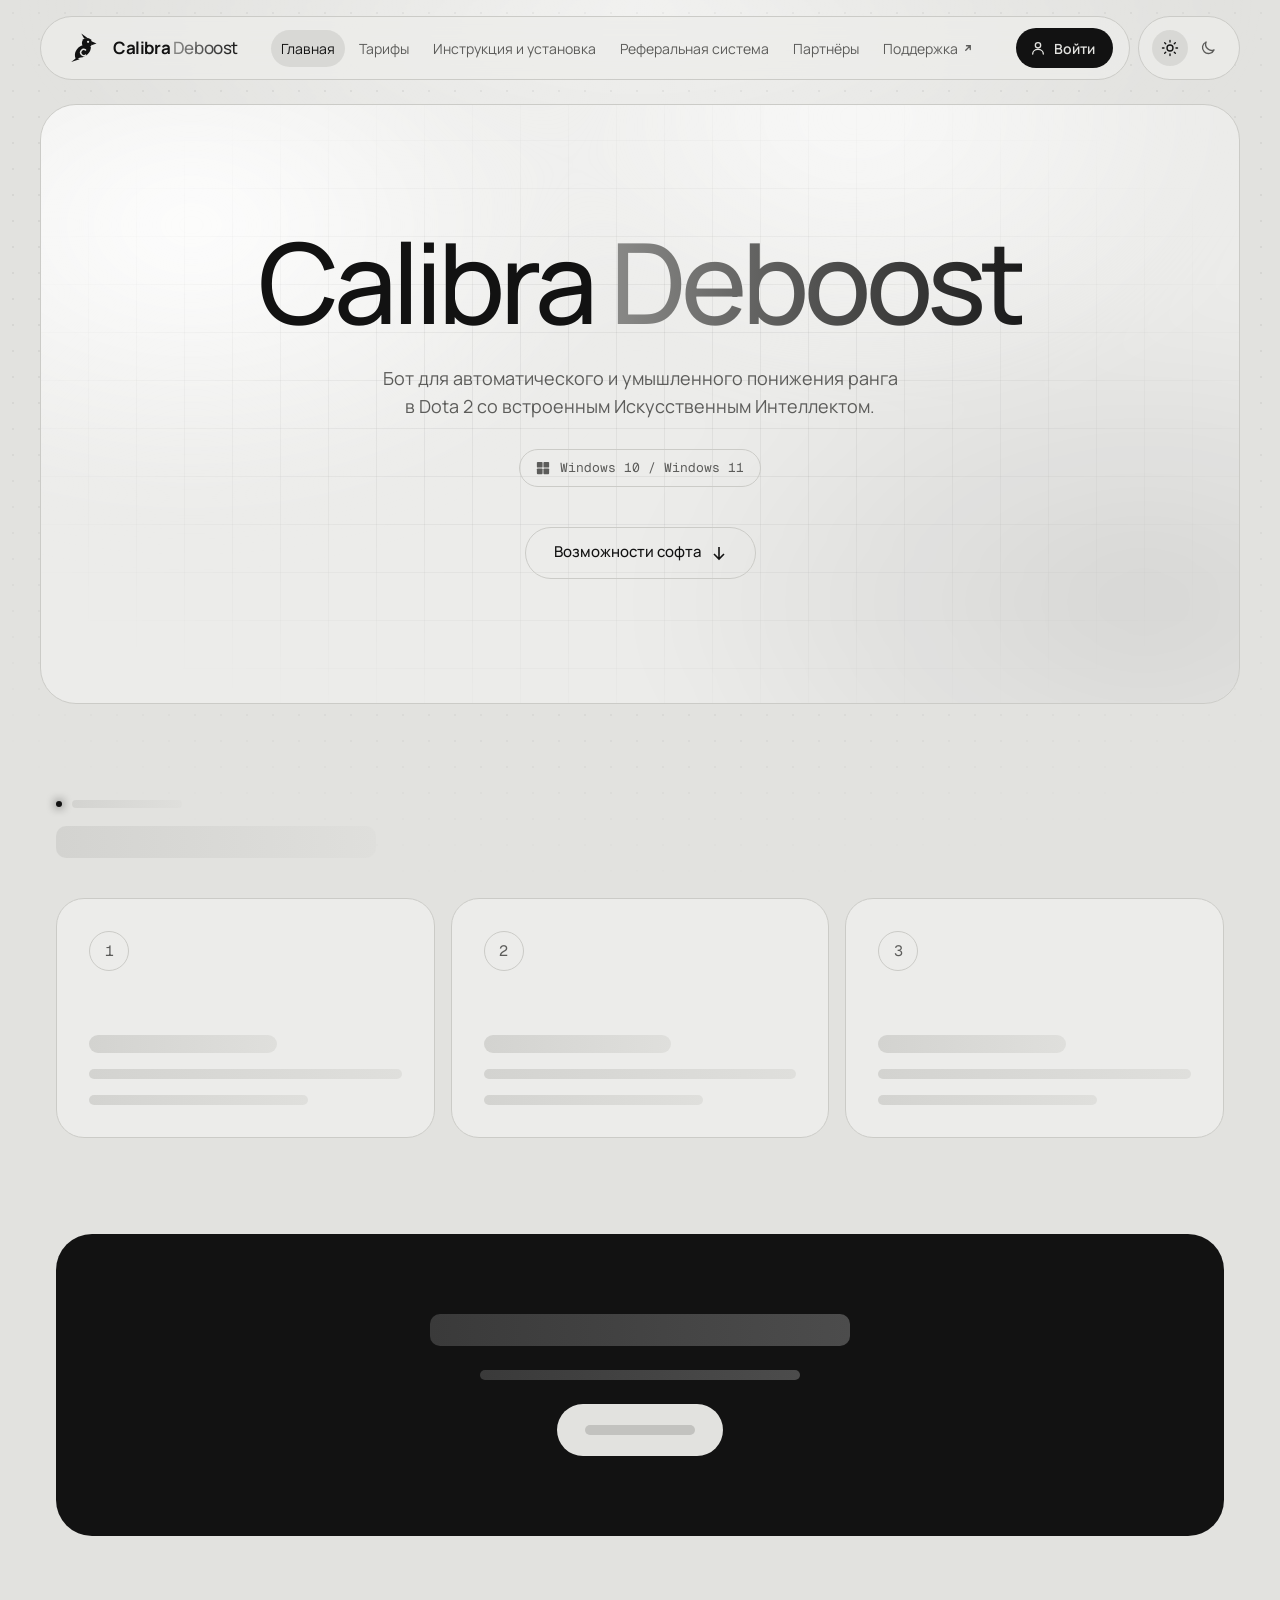
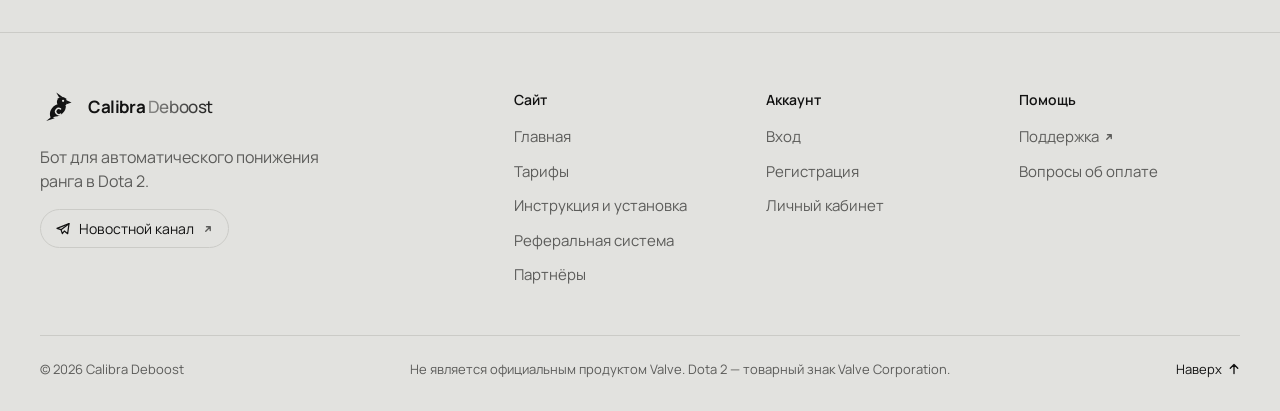
<file: index.html>
<!DOCTYPE html>
<html lang="ru">
<head>
  <meta charset="UTF-8">
  <meta name="viewport" content="width=device-width, initial-scale=1.0">
  <title>Calibra Deboost</title>

  <!-- Шрифты с Google Fonts: Manrope для текста, Geist Mono для цифр -->
  <link rel="preconnect" href="https://fonts.googleapis.com">
  <link rel="preconnect" href="https://fonts.gstatic.com" crossorigin>
  <link href="https://fonts.googleapis.com/css2?family=Manrope:wght@400;500;700&family=Geist+Mono:wght@400;500&display=swap" rel="stylesheet">

  <link rel="stylesheet" href="style.css">

  <!-- Тема ставится ДО отрисовки страницы, чтобы не было «вспышки» не той темы.
       Если пользователь выбирал тему — берём из localStorage, иначе системную. -->
  <script>
    (function () {
      var saved = null;
      try { saved = localStorage.getItem("theme"); } catch (e) {}
      var systemLight = window.matchMedia("(prefers-color-scheme: light)").matches;
      var theme = saved || (systemLight ? "light" : "dark");
      if (theme === "light") document.documentElement.classList.add("light");
    })();
  </script>
</head>
<body>

  <!-- Логотип Calibra (из assets/logos/logo_birdC_C_dark.svg приложения, без чёрного квадрата).
       Статичная версия для подвала: описана как <symbol>, подключается через <use>. -->
  <svg width="0" height="0" style="position:absolute" aria-hidden="true">
    <symbol id="calibra-logo" viewBox="0 0 64 64">
      <path d="M34 15 L29 6 L40 14 Z" fill="currentColor"/>
      <circle cx="39" cy="23" r="9" fill="currentColor"/>
      <path d="M47 20 L56 24 L47 27 Z" fill="currentColor"/>
      <path d="M31 27 C20 31 15 42 19 51 L28 49 C38 47 46 40 46 30 Z" fill="currentColor"/>
      <path d="M21 49 L11 57 L26 52 Z" fill="currentColor"/>
      <circle cx="41" cy="21" r="2" style="fill: var(--bg)"/>
      <path d="M36.5 35.5A5.5 5.5 0 1 0 36.5 44.5" fill="none" style="stroke: var(--bg)" stroke-width="2.6" stroke-linecap="round"/>
    </symbol>
  </svg>

  <!-- ===== ШАПКА ===== -->
  <header class="header">
    <div class="header__row">
      <div class="header__inner">
        <a class="logo" href="index.html">
          <span class="logo__mark">
            <!-- анимированная птица: каждая часть со своим классом -->
            <svg class="bird" viewBox="0 0 64 64" aria-hidden="true">
              <g class="bird__all">
                <path class="bird__tail" d="M21 49 L11 57 L26 52 Z"/>
                <path d="M31 27 C20 31 15 42 19 51 L28 49 C38 47 46 40 46 30 Z"/>
                <path class="bird__letter" d="M36.5 35.5A5.5 5.5 0 1 0 36.5 44.5"/>
                <g class="bird__head">
                  <path class="bird__crest" d="M34 15 L29 6 L40 14 Z"/>
                  <circle cx="39" cy="23" r="9"/>
                  <path d="M47 20 L56 24 L47 27 Z"/>
                  <circle class="bird__eye" cx="41" cy="21" r="2"/>
                </g>
              </g>
            </svg>
          </span>
          <span class="logo__text"><span class="logo__name">Calibra</span> <span class="logo__sub">Deboost</span></span>
        </a>

        <nav class="nav" id="nav">
          <!-- каждая ссылка ведёт на свою страницу; текущая подсвечена классом is-active.
               «Поддержка» — внешняя ссылка, адрес задаётся в script.js (SUPPORT_URL) -->
          <a class="nav__link is-active" href="index.html" aria-current="page">Главная</a>
          <a class="nav__link" href="prices.html">Тарифы</a>
          <a class="nav__link" href="guide.html">Инструкция и установка</a>
          <a class="nav__link" href="referral.html">Реферальная система</a>
          <a class="nav__link" href="partners.html">Партнёры</a>
          <a class="nav__link nav__link--ext" href="https://t.me/Calibrasupport_bot" data-support target="_blank" rel="noopener noreferrer">
            Поддержка
            <svg viewBox="0 0 16 16" aria-hidden="true"><path d="M5 11L11 5M6 5h5v5"/></svg>
          </a>
        </nav>

        <div class="header__right">
          <!-- кнопка входа: если пользователь вошёл, script.js заменит текст на логин и ссылку на account.html -->
          <a class="login" id="loginBtn" href="login.html">
            <svg viewBox="0 0 24 24" aria-hidden="true">
              <circle cx="12" cy="8" r="4"/>
              <path d="M4 21c0-4 3.6-7 8-7s8 3 8 7"/>
            </svg>
            <span class="login__text">Войти</span>
          </a>

          <button class="burger" id="burger" type="button" aria-label="Меню">
            <span></span><span></span><span></span>
          </button>
        </div>
      </div>

      <!-- переключатель темы — отдельная плашка справа от шапки -->
      <div class="theme" role="group" aria-label="Тема">
        <button class="theme__btn" id="themeLight" type="button" aria-label="Светлая тема">
          <svg viewBox="0 0 24 24" aria-hidden="true">
            <circle cx="12" cy="12" r="4"/>
            <path d="M12 2v2M12 20v2M4.9 4.9l1.4 1.4M17.7 17.7l1.4 1.4M2 12h2M20 12h2M4.9 19.1l1.4-1.4M17.7 6.3l1.4-1.4"/>
          </svg>
        </button>
        <button class="theme__btn" id="themeDark" type="button" aria-label="Тёмная тема">
          <svg viewBox="0 0 24 24" aria-hidden="true">
            <path d="M20 14.5A8 8 0 0 1 9.5 4 8 8 0 1 0 20 14.5z"/>
          </svg>
        </button>
      </div>
    </div>
  </header>

  <main>

    <!-- ===== ГЛАВНЫЙ ЭКРАН (HERO) ===== -->
    <section class="hero">
      <div class="hero__card">
        <!-- слой эффекта под курсором (пятно + яркая сетка), им управляет script.js -->
        <div class="hero__fx" aria-hidden="true"></div>

        <h1 class="hero__title">
          <span class="hero__name">Calibra</span>
          <span class="hero__sub-name">Deboost</span>
        </h1>

        <p class="hero__desc">
          Бот для автоматического и умышленного понижения ранга в Dota&nbsp;2
          со встроенным Искусственным Интеллектом.
        </p>

        <div class="hero__os">
          <!-- иконка «окно» из четырёх квадратов -->
          <svg viewBox="0 0 16 16" aria-hidden="true">
            <rect x="1" y="1" width="6.5" height="6.5" rx="1"/>
            <rect x="8.5" y="1" width="6.5" height="6.5" rx="1"/>
            <rect x="1" y="8.5" width="6.5" height="6.5" rx="1"/>
            <rect x="8.5" y="8.5" width="6.5" height="6.5" rx="1"/>
          </svg>
          <span>Windows 10 / Windows 11</span>
        </div>

        <!-- ссылка-якорь: плавно прокручивает к блоку #features ниже -->
        <a class="btn btn--ghost hero__more" href="#features">
          Возможности софта
          <svg class="arrow" viewBox="0 0 16 16" aria-hidden="true"><path d="M8 2v12M3 9l5 5 5-5"/></svg>
        </a>
      </div>
    </section>

    <!-- ===== ВОЗМОЖНОСТИ СОФТА ===== -->
    <section class="section reveal" id="features">
      <div class="section__head">
        <div class="eyebrow"><span class="dot"></span><span class="sk sk--eyebrow"></span></div>
        <span class="sk sk--h2"></span>
      </div>

      <div class="steps">
        <article class="card">
          <span class="card__num">1</span>
          <span class="sk sk--h3"></span>
          <span class="sk sk--line"></span>
          <span class="sk sk--line sk--w70"></span>
        </article>
        <article class="card">
          <span class="card__num">2</span>
          <span class="sk sk--h3"></span>
          <span class="sk sk--line"></span>
          <span class="sk sk--line sk--w70"></span>
        </article>
        <article class="card">
          <span class="card__num">3</span>
          <span class="sk sk--h3"></span>
          <span class="sk sk--line"></span>
          <span class="sk sk--line sk--w70"></span>
        </article>
      </div>
    </section>

    <!-- ===== ПРИЗЫВ К ДЕЙСТВИЮ ===== -->
    <section class="section reveal">
      <div class="cta">
        <span class="sk sk--h2 sk--light"></span>
        <span class="sk sk--line sk--w50 sk--light"></span>
        <button class="btn btn--dark" type="button"><span class="sk sk--btn"></span></button>
      </div>
    </section>

  </main>

  <!-- ===== ПОДВАЛ ===== -->
  <footer class="footer">
    <div class="footer__inner">
      <div class="footer__brand">
        <a class="logo" href="index.html">
          <span class="logo__mark">
            <svg class="logo__icon" viewBox="0 0 64 64" aria-hidden="true"><use href="#calibra-logo"/></svg>
          </span>
          <span class="logo__text"><span class="logo__name">Calibra</span> <span class="logo__sub">Deboost</span></span>
        </a>
        <p class="footer__text">Бот для автоматического понижения ранга в Dota&nbsp;2.</p>
        <!-- новостной канал: внешняя ссылка, открывается в новой вкладке -->
        <a class="footer__news" href="https://t.me/CalibraDeboost" target="_blank" rel="noopener noreferrer">
          <svg class="footer__news-ico" viewBox="0 0 24 24" aria-hidden="true"><path d="M21 4L3 11l6 2 2 6 3-4 5 4z"/><path d="M9 13l12-9"/></svg>
          Новостной канал
          <svg class="footer__news-arrow" viewBox="0 0 16 16" aria-hidden="true"><path d="M5 11L11 5M6 5h5v5"/></svg>
        </a>
      </div>

      <nav class="footer__col" aria-label="Разделы сайта">
        <h2 class="footer__title">Сайт</h2>
        <a class="footer__link" href="index.html">Главная</a>
        <a class="footer__link" href="prices.html">Тарифы</a>
        <a class="footer__link" href="guide.html">Инструкция и установка</a>
        <a class="footer__link" href="referral.html">Реферальная система</a>
        <a class="footer__link" href="partners.html">Партнёры</a>
      </nav>

      <nav class="footer__col" aria-label="Аккаунт">
        <h2 class="footer__title">Аккаунт</h2>
        <a class="footer__link" href="login.html">Вход</a>
        <a class="footer__link" href="register.html">Регистрация</a>
        <a class="footer__link" href="account.html">Личный кабинет</a>
      </nav>

      <nav class="footer__col" aria-label="Помощь">
        <h2 class="footer__title">Помощь</h2>
        <a class="footer__link footer__link--ext" href="https://t.me/Calibrasupport_bot" data-support target="_blank" rel="noopener noreferrer">Поддержка <svg viewBox="0 0 16 16" aria-hidden="true"><path d="M5 11L11 5M6 5h5v5"/></svg></a>
        <a class="footer__link" href="prices.html#faq">Вопросы об оплате</a>
      </nav>
    </div>

    <div class="footer__bottom">
      <p>© 2026 Calibra Deboost</p>
      <p>Не является официальным продуктом Valve. Dota 2 — товарный знак Valve Corporation.</p>
      <!-- href="#" ведёт в начало страницы, плавность даёт scroll-behavior: smooth -->
      <a class="footer__top" href="#">Наверх <svg viewBox="0 0 16 16" aria-hidden="true"><path d="M8 14V2M3 7l5-5 5 5"/></svg></a>
    </div>
  </footer>

  <script src="script.js"></script>
</body>
</html>
</file>
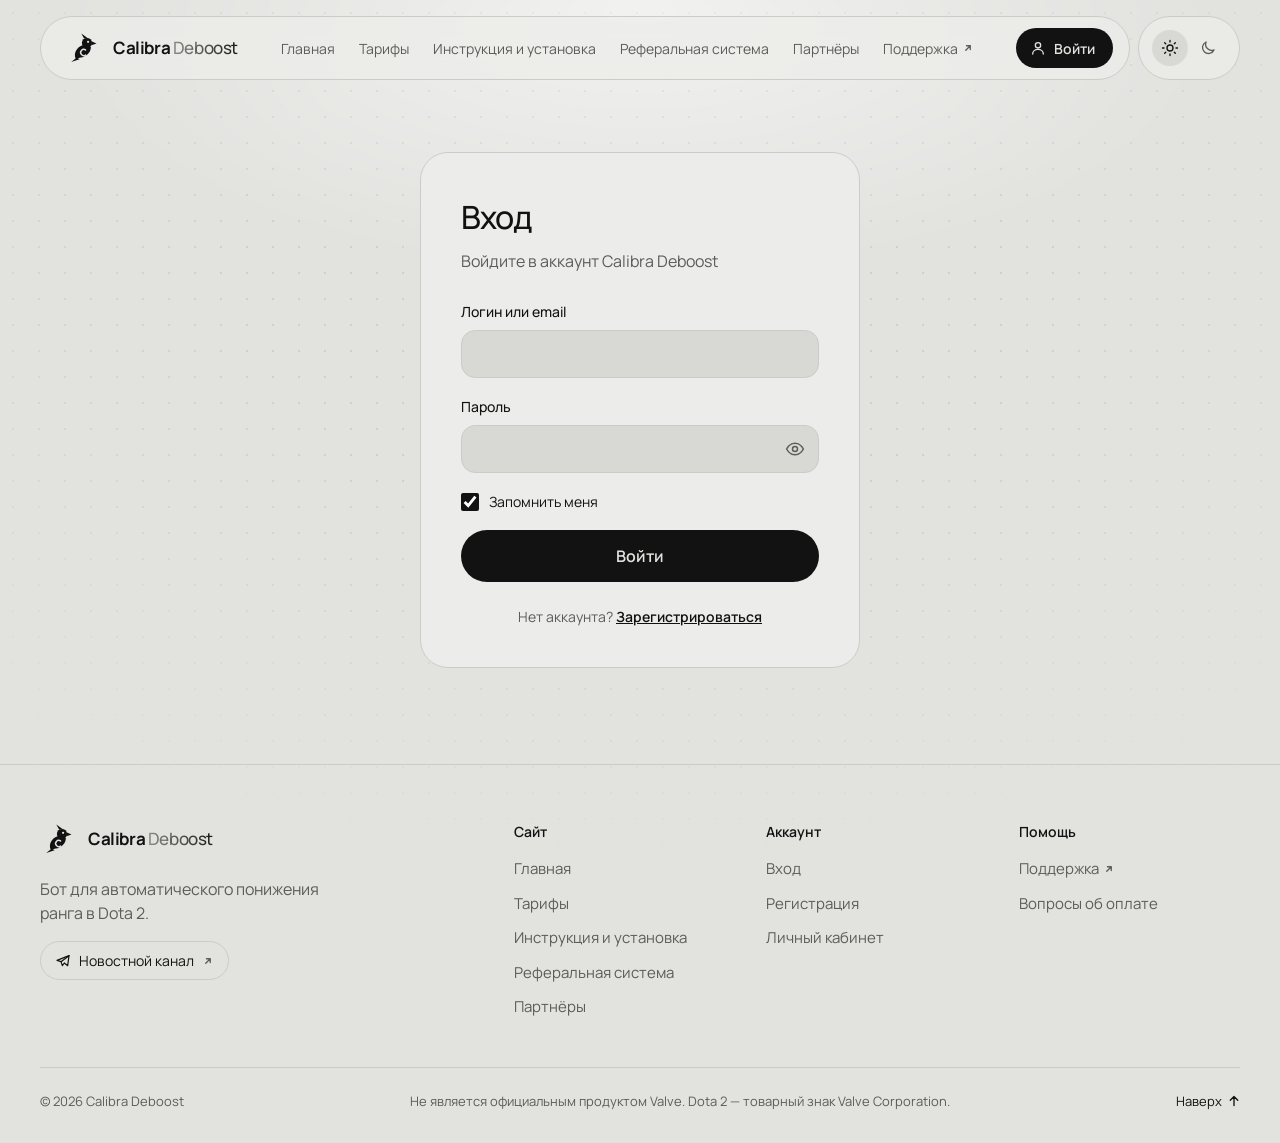
<file: account.html>
<!DOCTYPE html>
<html lang="ru">
<head>
  <meta charset="UTF-8">
  <meta name="viewport" content="width=device-width, initial-scale=1.0">
  <title>Личный кабинет — Calibra Deboost</title>

  <!-- Шрифты с Google Fonts: Manrope для текста, Geist Mono для цифр -->
  <link rel="preconnect" href="https://fonts.googleapis.com">
  <link rel="preconnect" href="https://fonts.gstatic.com" crossorigin>
  <link href="https://fonts.googleapis.com/css2?family=Manrope:wght@400;500;700&family=Geist+Mono:wght@400;500&display=swap" rel="stylesheet">

  <link rel="stylesheet" href="style.css">

  <!-- Тема ставится ДО отрисовки страницы, чтобы не было «вспышки» не той темы.
       Если пользователь выбирал тему — берём из localStorage, иначе системную. -->
  <script>
    (function () {
      var saved = null;
      try { saved = localStorage.getItem("theme"); } catch (e) {}
      var systemLight = window.matchMedia("(prefers-color-scheme: light)").matches;
      var theme = saved || (systemLight ? "light" : "dark");
      if (theme === "light") document.documentElement.classList.add("light");
    })();
  </script>
</head>
<body>

  <!-- Логотип Calibra (из assets/logos/logo_birdC_C_dark.svg приложения, без чёрного квадрата).
       Статичная версия для подвала: описана как <symbol>, подключается через <use>. -->
  <svg width="0" height="0" style="position:absolute" aria-hidden="true">
    <symbol id="calibra-logo" viewBox="0 0 64 64">
      <path d="M34 15 L29 6 L40 14 Z" fill="currentColor"/>
      <circle cx="39" cy="23" r="9" fill="currentColor"/>
      <path d="M47 20 L56 24 L47 27 Z" fill="currentColor"/>
      <path d="M31 27 C20 31 15 42 19 51 L28 49 C38 47 46 40 46 30 Z" fill="currentColor"/>
      <path d="M21 49 L11 57 L26 52 Z" fill="currentColor"/>
      <circle cx="41" cy="21" r="2" style="fill: var(--bg)"/>
      <path d="M36.5 35.5A5.5 5.5 0 1 0 36.5 44.5" fill="none" style="stroke: var(--bg)" stroke-width="2.6" stroke-linecap="round"/>
    </symbol>
  </svg>

  <!-- ===== ШАПКА ===== -->
  <header class="header">
    <div class="header__row">
      <div class="header__inner">
        <a class="logo" href="index.html">
          <span class="logo__mark">
            <!-- анимированная птица: каждая часть со своим классом -->
            <svg class="bird" viewBox="0 0 64 64" aria-hidden="true">
              <g class="bird__all">
                <path class="bird__tail" d="M21 49 L11 57 L26 52 Z"/>
                <path d="M31 27 C20 31 15 42 19 51 L28 49 C38 47 46 40 46 30 Z"/>
                <path class="bird__letter" d="M36.5 35.5A5.5 5.5 0 1 0 36.5 44.5"/>
                <g class="bird__head">
                  <path class="bird__crest" d="M34 15 L29 6 L40 14 Z"/>
                  <circle cx="39" cy="23" r="9"/>
                  <path d="M47 20 L56 24 L47 27 Z"/>
                  <circle class="bird__eye" cx="41" cy="21" r="2"/>
                </g>
              </g>
            </svg>
          </span>
          <span class="logo__text"><span class="logo__name">Calibra</span> <span class="logo__sub">Deboost</span></span>
        </a>

        <nav class="nav" id="nav">
          <!-- каждая ссылка ведёт на свою страницу; текущая подсвечена классом is-active.
               «Поддержка» — внешняя ссылка, адрес задаётся в script.js (SUPPORT_URL) -->
          <a class="nav__link" href="index.html">Главная</a>
          <a class="nav__link" href="prices.html">Тарифы</a>
          <a class="nav__link" href="guide.html">Инструкция и установка</a>
          <a class="nav__link" href="referral.html">Реферальная система</a>
          <a class="nav__link" href="partners.html">Партнёры</a>
          <a class="nav__link nav__link--ext" href="https://t.me/Calibrasupport_bot" data-support target="_blank" rel="noopener noreferrer">
            Поддержка
            <svg viewBox="0 0 16 16" aria-hidden="true"><path d="M5 11L11 5M6 5h5v5"/></svg>
          </a>
        </nav>

        <div class="header__right">
          <!-- кнопка входа: если пользователь вошёл, script.js заменит текст на логин и ссылку на account.html -->
          <a class="login" id="loginBtn" href="login.html">
            <svg viewBox="0 0 24 24" aria-hidden="true">
              <circle cx="12" cy="8" r="4"/>
              <path d="M4 21c0-4 3.6-7 8-7s8 3 8 7"/>
            </svg>
            <span class="login__text">Войти</span>
          </a>

          <button class="burger" id="burger" type="button" aria-label="Меню">
            <span></span><span></span><span></span>
          </button>
        </div>
      </div>

      <!-- переключатель темы — отдельная плашка справа от шапки -->
      <div class="theme" role="group" aria-label="Тема">
        <button class="theme__btn" id="themeLight" type="button" aria-label="Светлая тема">
          <svg viewBox="0 0 24 24" aria-hidden="true">
            <circle cx="12" cy="12" r="4"/>
            <path d="M12 2v2M12 20v2M4.9 4.9l1.4 1.4M17.7 17.7l1.4 1.4M2 12h2M20 12h2M4.9 19.1l1.4-1.4M17.7 6.3l1.4-1.4"/>
          </svg>
        </button>
        <button class="theme__btn" id="themeDark" type="button" aria-label="Тёмная тема">
          <svg viewBox="0 0 24 24" aria-hidden="true">
            <path d="M20 14.5A8 8 0 0 1 9.5 4 8 8 0 1 0 20 14.5z"/>
          </svg>
        </button>
      </div>
    </div>
  </header>

  <main>

    <!-- ===== ЛИЧНЫЙ КАБИНЕТ ===== -->
    <section class="auth">
      <div class="account card" id="accountPage">
        <div class="account__top">
          <div class="account__avatar" id="accAvatar"></div>
          <div>
            <h1 class="account__name" id="accLogin"></h1>
            <p class="account__email" id="accEmail"></p>
          </div>
        </div>

        <dl class="account__info">
          <div class="account__row"><dt>Логин</dt><dd id="accLogin2"></dd></div>
          <div class="account__row"><dt>Email</dt><dd id="accEmail2"></dd></div>
          <div class="account__row"><dt>Дата регистрации</dt><dd id="accDate"></dd></div>
          <div class="account__row"><dt>Реферальный код</dt><dd class="mono" id="accRef"></dd></div>
          <div class="account__row"><dt>Приглашено</dt><dd id="accInvited"></dd></div>
          <div class="account__row"><dt>Подписка</dt><dd><span class="sk sk--line sk--w40"></span></dd></div>
        </dl>

        <div class="account__actions">
          <button class="btn btn--ghost" id="logoutBtn" type="button">Выйти</button>
        </div>
      </div>
    </section>

  </main>

  <!-- ===== ПОДВАЛ ===== -->
  <footer class="footer">
    <div class="footer__inner">
      <div class="footer__brand">
        <a class="logo" href="index.html">
          <span class="logo__mark">
            <svg class="logo__icon" viewBox="0 0 64 64" aria-hidden="true"><use href="#calibra-logo"/></svg>
          </span>
          <span class="logo__text"><span class="logo__name">Calibra</span> <span class="logo__sub">Deboost</span></span>
        </a>
        <p class="footer__text">Бот для автоматического понижения ранга в Dota&nbsp;2.</p>
        <!-- новостной канал: внешняя ссылка, открывается в новой вкладке -->
        <a class="footer__news" href="https://t.me/CalibraDeboost" target="_blank" rel="noopener noreferrer">
          <svg class="footer__news-ico" viewBox="0 0 24 24" aria-hidden="true"><path d="M21 4L3 11l6 2 2 6 3-4 5 4z"/><path d="M9 13l12-9"/></svg>
          Новостной канал
          <svg class="footer__news-arrow" viewBox="0 0 16 16" aria-hidden="true"><path d="M5 11L11 5M6 5h5v5"/></svg>
        </a>
      </div>

      <nav class="footer__col" aria-label="Разделы сайта">
        <h2 class="footer__title">Сайт</h2>
        <a class="footer__link" href="index.html">Главная</a>
        <a class="footer__link" href="prices.html">Тарифы</a>
        <a class="footer__link" href="guide.html">Инструкция и установка</a>
        <a class="footer__link" href="referral.html">Реферальная система</a>
        <a class="footer__link" href="partners.html">Партнёры</a>
      </nav>

      <nav class="footer__col" aria-label="Аккаунт">
        <h2 class="footer__title">Аккаунт</h2>
        <a class="footer__link" href="login.html">Вход</a>
        <a class="footer__link" href="register.html">Регистрация</a>
        <a class="footer__link" href="account.html">Личный кабинет</a>
      </nav>

      <nav class="footer__col" aria-label="Помощь">
        <h2 class="footer__title">Помощь</h2>
        <a class="footer__link footer__link--ext" href="https://t.me/Calibrasupport_bot" data-support target="_blank" rel="noopener noreferrer">Поддержка <svg viewBox="0 0 16 16" aria-hidden="true"><path d="M5 11L11 5M6 5h5v5"/></svg></a>
        <a class="footer__link" href="prices.html#faq">Вопросы об оплате</a>
      </nav>
    </div>

    <div class="footer__bottom">
      <p>© 2026 Calibra Deboost</p>
      <p>Не является официальным продуктом Valve. Dota 2 — товарный знак Valve Corporation.</p>
      <!-- href="#" ведёт в начало страницы, плавность даёт scroll-behavior: smooth -->
      <a class="footer__top" href="#">Наверх <svg viewBox="0 0 16 16" aria-hidden="true"><path d="M8 14V2M3 7l5-5 5 5"/></svg></a>
    </div>
  </footer>

  <script src="script.js"></script>
  <script src="auth.js"></script>
</body>
</html>
</file>
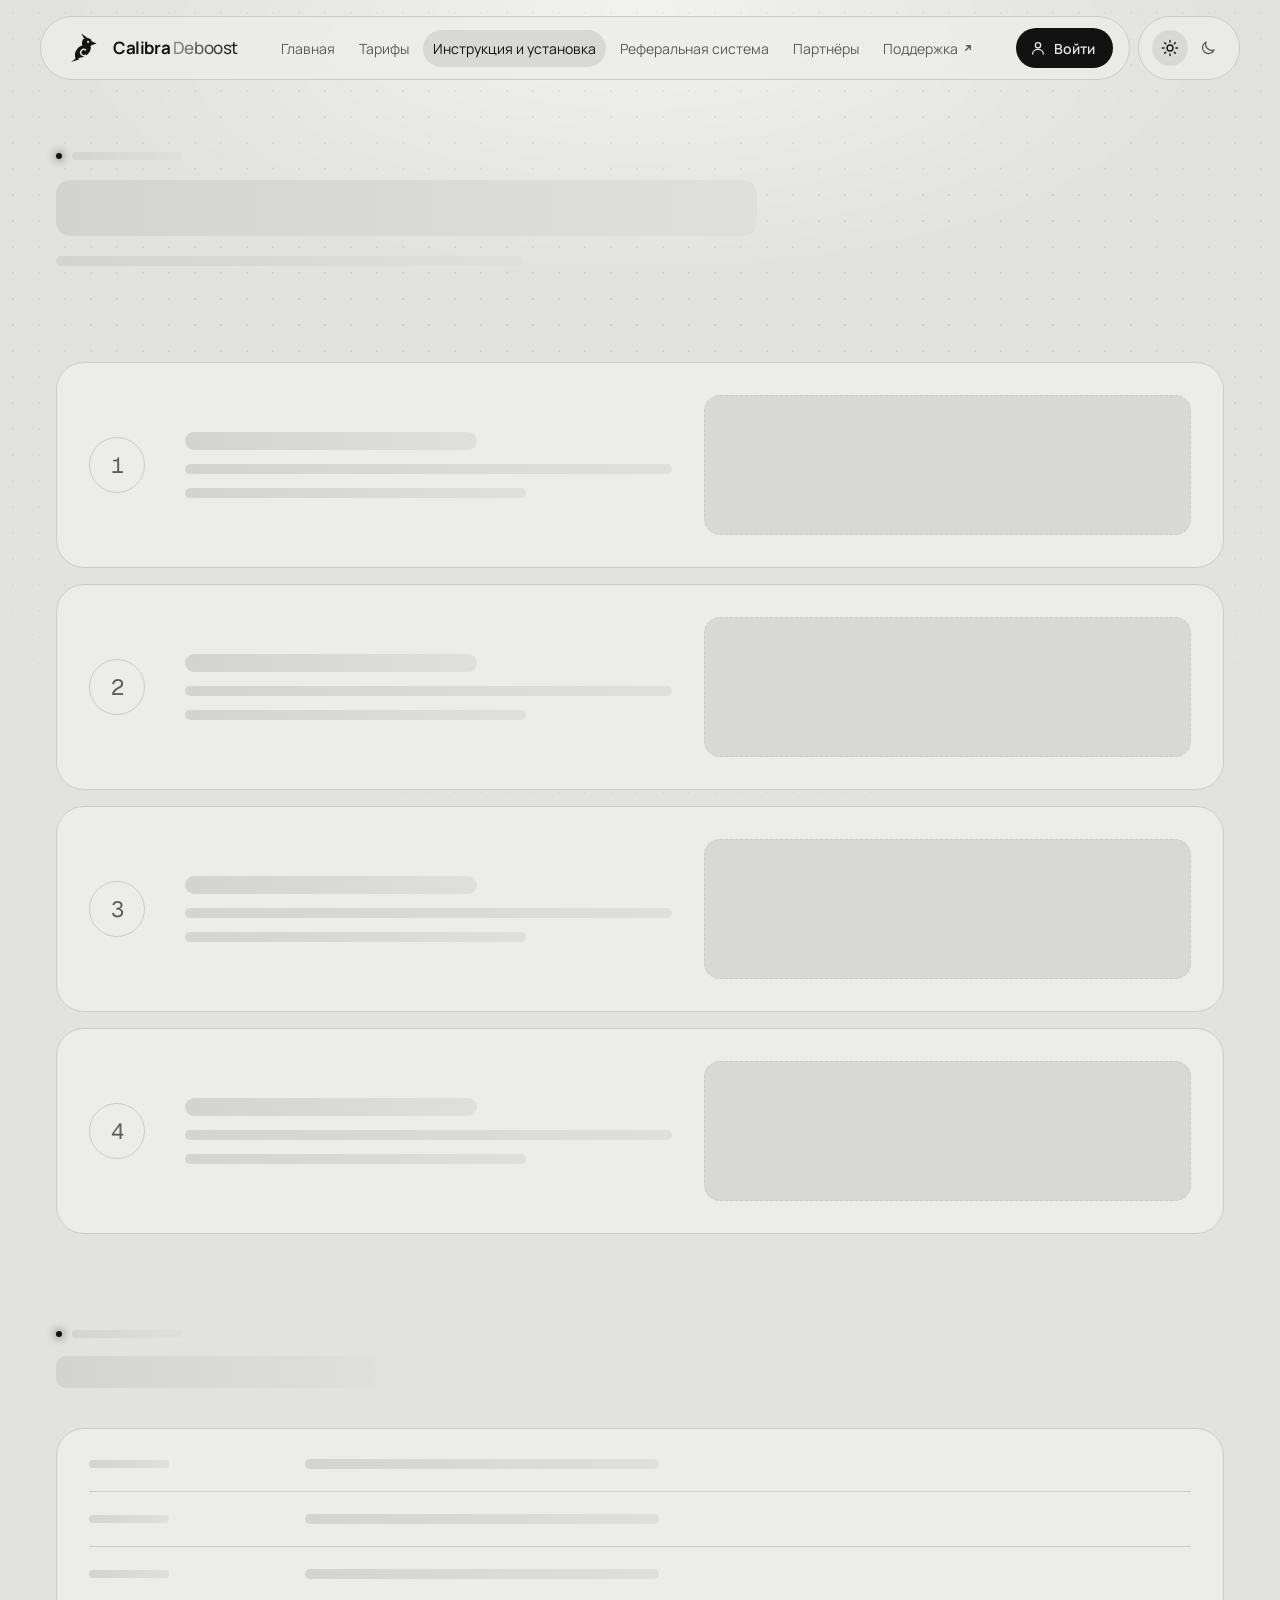
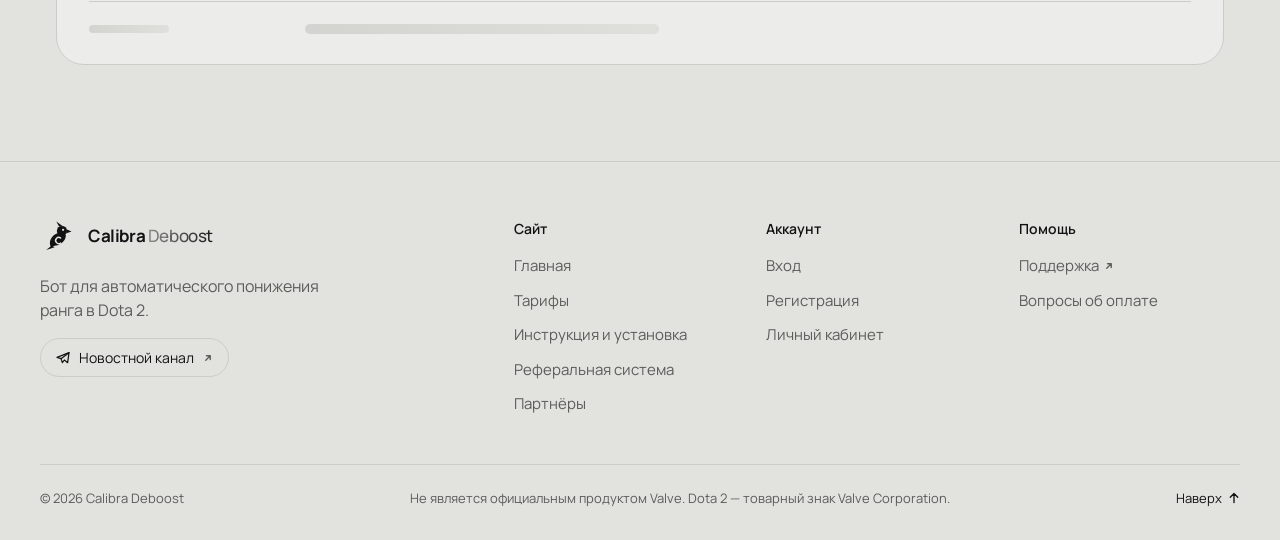
<file: guide.html>
<!DOCTYPE html>
<html lang="ru">
<head>
  <meta charset="UTF-8">
  <meta name="viewport" content="width=device-width, initial-scale=1.0">
  <title>Инструкция и установка — Calibra Deboost</title>

  <!-- Шрифты с Google Fonts: Manrope для текста, Geist Mono для цифр -->
  <link rel="preconnect" href="https://fonts.googleapis.com">
  <link rel="preconnect" href="https://fonts.gstatic.com" crossorigin>
  <link href="https://fonts.googleapis.com/css2?family=Manrope:wght@400;500;700&family=Geist+Mono:wght@400;500&display=swap" rel="stylesheet">

  <link rel="stylesheet" href="style.css">

  <!-- Тема ставится ДО отрисовки страницы, чтобы не было «вспышки» не той темы.
       Если пользователь выбирал тему — берём из localStorage, иначе системную. -->
  <script>
    (function () {
      var saved = null;
      try { saved = localStorage.getItem("theme"); } catch (e) {}
      var systemLight = window.matchMedia("(prefers-color-scheme: light)").matches;
      var theme = saved || (systemLight ? "light" : "dark");
      if (theme === "light") document.documentElement.classList.add("light");
    })();
  </script>
</head>
<body>

  <!-- Логотип Calibra (из assets/logos/logo_birdC_C_dark.svg приложения, без чёрного квадрата).
       Статичная версия для подвала: описана как <symbol>, подключается через <use>. -->
  <svg width="0" height="0" style="position:absolute" aria-hidden="true">
    <symbol id="calibra-logo" viewBox="0 0 64 64">
      <path d="M34 15 L29 6 L40 14 Z" fill="currentColor"/>
      <circle cx="39" cy="23" r="9" fill="currentColor"/>
      <path d="M47 20 L56 24 L47 27 Z" fill="currentColor"/>
      <path d="M31 27 C20 31 15 42 19 51 L28 49 C38 47 46 40 46 30 Z" fill="currentColor"/>
      <path d="M21 49 L11 57 L26 52 Z" fill="currentColor"/>
      <circle cx="41" cy="21" r="2" style="fill: var(--bg)"/>
      <path d="M36.5 35.5A5.5 5.5 0 1 0 36.5 44.5" fill="none" style="stroke: var(--bg)" stroke-width="2.6" stroke-linecap="round"/>
    </symbol>
  </svg>

  <!-- ===== ШАПКА ===== -->
  <header class="header">
    <div class="header__row">
      <div class="header__inner">
        <a class="logo" href="index.html">
          <span class="logo__mark">
            <!-- анимированная птица: каждая часть со своим классом -->
            <svg class="bird" viewBox="0 0 64 64" aria-hidden="true">
              <g class="bird__all">
                <path class="bird__tail" d="M21 49 L11 57 L26 52 Z"/>
                <path d="M31 27 C20 31 15 42 19 51 L28 49 C38 47 46 40 46 30 Z"/>
                <path class="bird__letter" d="M36.5 35.5A5.5 5.5 0 1 0 36.5 44.5"/>
                <g class="bird__head">
                  <path class="bird__crest" d="M34 15 L29 6 L40 14 Z"/>
                  <circle cx="39" cy="23" r="9"/>
                  <path d="M47 20 L56 24 L47 27 Z"/>
                  <circle class="bird__eye" cx="41" cy="21" r="2"/>
                </g>
              </g>
            </svg>
          </span>
          <span class="logo__text"><span class="logo__name">Calibra</span> <span class="logo__sub">Deboost</span></span>
        </a>

        <nav class="nav" id="nav">
          <!-- каждая ссылка ведёт на свою страницу; текущая подсвечена классом is-active.
               «Поддержка» — внешняя ссылка, адрес задаётся в script.js (SUPPORT_URL) -->
          <a class="nav__link" href="index.html">Главная</a>
          <a class="nav__link" href="prices.html">Тарифы</a>
          <a class="nav__link is-active" href="guide.html" aria-current="page">Инструкция и установка</a>
          <a class="nav__link" href="referral.html">Реферальная система</a>
          <a class="nav__link" href="partners.html">Партнёры</a>
          <a class="nav__link nav__link--ext" href="https://t.me/Calibrasupport_bot" data-support target="_blank" rel="noopener noreferrer">
            Поддержка
            <svg viewBox="0 0 16 16" aria-hidden="true"><path d="M5 11L11 5M6 5h5v5"/></svg>
          </a>
        </nav>

        <div class="header__right">
          <!-- кнопка входа: если пользователь вошёл, script.js заменит текст на логин и ссылку на account.html -->
          <a class="login" id="loginBtn" href="login.html">
            <svg viewBox="0 0 24 24" aria-hidden="true">
              <circle cx="12" cy="8" r="4"/>
              <path d="M4 21c0-4 3.6-7 8-7s8 3 8 7"/>
            </svg>
            <span class="login__text">Войти</span>
          </a>

          <button class="burger" id="burger" type="button" aria-label="Меню">
            <span></span><span></span><span></span>
          </button>
        </div>
      </div>

      <!-- переключатель темы — отдельная плашка справа от шапки -->
      <div class="theme" role="group" aria-label="Тема">
        <button class="theme__btn" id="themeLight" type="button" aria-label="Светлая тема">
          <svg viewBox="0 0 24 24" aria-hidden="true">
            <circle cx="12" cy="12" r="4"/>
            <path d="M12 2v2M12 20v2M4.9 4.9l1.4 1.4M17.7 17.7l1.4 1.4M2 12h2M20 12h2M4.9 19.1l1.4-1.4M17.7 6.3l1.4-1.4"/>
          </svg>
        </button>
        <button class="theme__btn" id="themeDark" type="button" aria-label="Тёмная тема">
          <svg viewBox="0 0 24 24" aria-hidden="true">
            <path d="M20 14.5A8 8 0 0 1 9.5 4 8 8 0 1 0 20 14.5z"/>
          </svg>
        </button>
      </div>
    </div>
  </header>

  <main>

    <!-- ===== ЗАГОЛОВОК СТРАНИЦЫ ===== -->
    <section class="page-head">
      <div class="eyebrow"><span class="dot"></span><span class="sk sk--eyebrow"></span></div>
      <span class="sk sk--h1 sk--w60"></span>
      <span class="sk sk--line sk--w40"></span>
    </section>

    <!-- ===== ШАГИ УСТАНОВКИ ===== -->
    <section class="section reveal">
      <ol class="guide">
        <li class="guide__step card">
          <span class="guide__num mono">1</span>
          <div class="guide__text">
            <span class="sk sk--h3"></span>
            <span class="sk sk--line"></span>
            <span class="sk sk--line sk--w70"></span>
          </div>
          <div class="ph"></div>
        </li>
        <li class="guide__step card">
          <span class="guide__num mono">2</span>
          <div class="guide__text">
            <span class="sk sk--h3"></span>
            <span class="sk sk--line"></span>
            <span class="sk sk--line sk--w70"></span>
          </div>
          <div class="ph"></div>
        </li>
        <li class="guide__step card">
          <span class="guide__num mono">3</span>
          <div class="guide__text">
            <span class="sk sk--h3"></span>
            <span class="sk sk--line"></span>
            <span class="sk sk--line sk--w70"></span>
          </div>
          <div class="ph"></div>
        </li>
        <li class="guide__step card">
          <span class="guide__num mono">4</span>
          <div class="guide__text">
            <span class="sk sk--h3"></span>
            <span class="sk sk--line"></span>
            <span class="sk sk--line sk--w70"></span>
          </div>
          <div class="ph"></div>
        </li>
      </ol>
    </section>

    <!-- ===== СИСТЕМНЫЕ ТРЕБОВАНИЯ ===== -->
    <section class="section reveal">
      <div class="section__head">
        <div class="eyebrow"><span class="dot"></span><span class="sk sk--eyebrow"></span></div>
        <span class="sk sk--h2"></span>
      </div>
      <div class="specs card">
        <div class="specs__row"><span class="sk sk--label"></span><span class="sk sk--line sk--w40"></span></div>
        <div class="specs__row"><span class="sk sk--label"></span><span class="sk sk--line sk--w40"></span></div>
        <div class="specs__row"><span class="sk sk--label"></span><span class="sk sk--line sk--w40"></span></div>
        <div class="specs__row"><span class="sk sk--label"></span><span class="sk sk--line sk--w40"></span></div>
      </div>
    </section>

  </main>

  <!-- ===== ПОДВАЛ ===== -->
  <footer class="footer">
    <div class="footer__inner">
      <div class="footer__brand">
        <a class="logo" href="index.html">
          <span class="logo__mark">
            <svg class="logo__icon" viewBox="0 0 64 64" aria-hidden="true"><use href="#calibra-logo"/></svg>
          </span>
          <span class="logo__text"><span class="logo__name">Calibra</span> <span class="logo__sub">Deboost</span></span>
        </a>
        <p class="footer__text">Бот для автоматического понижения ранга в Dota&nbsp;2.</p>
        <!-- новостной канал: внешняя ссылка, открывается в новой вкладке -->
        <a class="footer__news" href="https://t.me/CalibraDeboost" target="_blank" rel="noopener noreferrer">
          <svg class="footer__news-ico" viewBox="0 0 24 24" aria-hidden="true"><path d="M21 4L3 11l6 2 2 6 3-4 5 4z"/><path d="M9 13l12-9"/></svg>
          Новостной канал
          <svg class="footer__news-arrow" viewBox="0 0 16 16" aria-hidden="true"><path d="M5 11L11 5M6 5h5v5"/></svg>
        </a>
      </div>

      <nav class="footer__col" aria-label="Разделы сайта">
        <h2 class="footer__title">Сайт</h2>
        <a class="footer__link" href="index.html">Главная</a>
        <a class="footer__link" href="prices.html">Тарифы</a>
        <a class="footer__link" href="guide.html">Инструкция и установка</a>
        <a class="footer__link" href="referral.html">Реферальная система</a>
        <a class="footer__link" href="partners.html">Партнёры</a>
      </nav>

      <nav class="footer__col" aria-label="Аккаунт">
        <h2 class="footer__title">Аккаунт</h2>
        <a class="footer__link" href="login.html">Вход</a>
        <a class="footer__link" href="register.html">Регистрация</a>
        <a class="footer__link" href="account.html">Личный кабинет</a>
      </nav>

      <nav class="footer__col" aria-label="Помощь">
        <h2 class="footer__title">Помощь</h2>
        <a class="footer__link footer__link--ext" href="https://t.me/Calibrasupport_bot" data-support target="_blank" rel="noopener noreferrer">Поддержка <svg viewBox="0 0 16 16" aria-hidden="true"><path d="M5 11L11 5M6 5h5v5"/></svg></a>
        <a class="footer__link" href="prices.html#faq">Вопросы об оплате</a>
      </nav>
    </div>

    <div class="footer__bottom">
      <p>© 2026 Calibra Deboost</p>
      <p>Не является официальным продуктом Valve. Dota 2 — товарный знак Valve Corporation.</p>
      <!-- href="#" ведёт в начало страницы, плавность даёт scroll-behavior: smooth -->
      <a class="footer__top" href="#">Наверх <svg viewBox="0 0 16 16" aria-hidden="true"><path d="M8 14V2M3 7l5-5 5 5"/></svg></a>
    </div>
  </footer>

  <script src="script.js"></script>
</body>
</html>
</file>
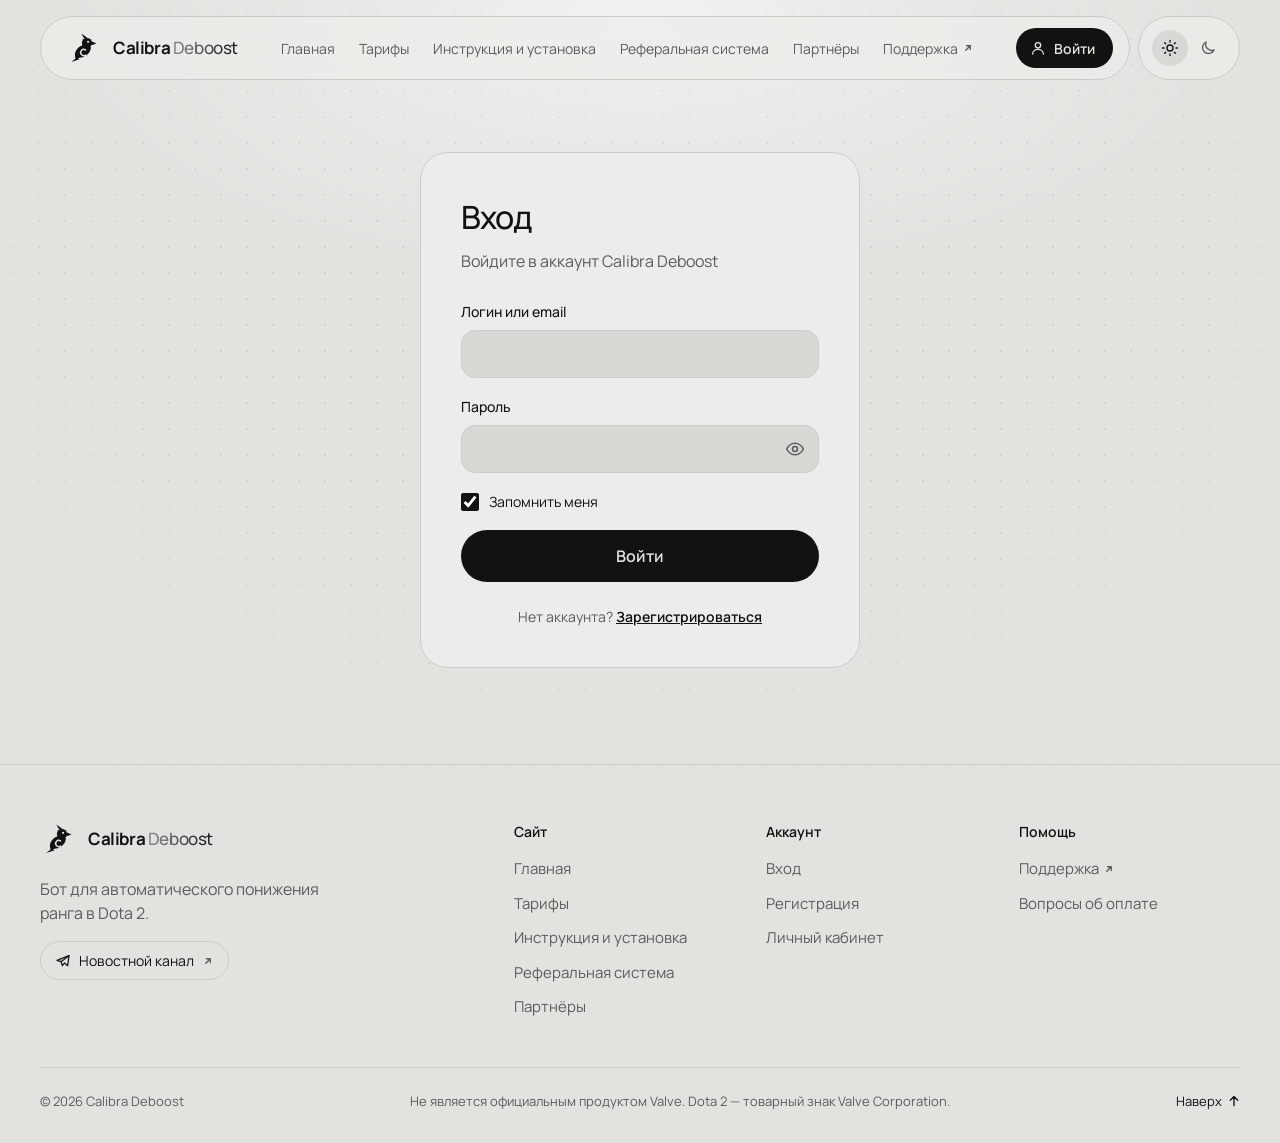
<file: login.html>
<!DOCTYPE html>
<html lang="ru">
<head>
  <meta charset="UTF-8">
  <meta name="viewport" content="width=device-width, initial-scale=1.0">
  <title>Вход — Calibra Deboost</title>

  <!-- Шрифты с Google Fonts: Manrope для текста, Geist Mono для цифр -->
  <link rel="preconnect" href="https://fonts.googleapis.com">
  <link rel="preconnect" href="https://fonts.gstatic.com" crossorigin>
  <link href="https://fonts.googleapis.com/css2?family=Manrope:wght@400;500;700&family=Geist+Mono:wght@400;500&display=swap" rel="stylesheet">

  <link rel="stylesheet" href="style.css">

  <!-- Тема ставится ДО отрисовки страницы, чтобы не было «вспышки» не той темы.
       Если пользователь выбирал тему — берём из localStorage, иначе системную. -->
  <script>
    (function () {
      var saved = null;
      try { saved = localStorage.getItem("theme"); } catch (e) {}
      var systemLight = window.matchMedia("(prefers-color-scheme: light)").matches;
      var theme = saved || (systemLight ? "light" : "dark");
      if (theme === "light") document.documentElement.classList.add("light");
    })();
  </script>
</head>
<body>

  <!-- Логотип Calibra (из assets/logos/logo_birdC_C_dark.svg приложения, без чёрного квадрата).
       Статичная версия для подвала: описана как <symbol>, подключается через <use>. -->
  <svg width="0" height="0" style="position:absolute" aria-hidden="true">
    <symbol id="calibra-logo" viewBox="0 0 64 64">
      <path d="M34 15 L29 6 L40 14 Z" fill="currentColor"/>
      <circle cx="39" cy="23" r="9" fill="currentColor"/>
      <path d="M47 20 L56 24 L47 27 Z" fill="currentColor"/>
      <path d="M31 27 C20 31 15 42 19 51 L28 49 C38 47 46 40 46 30 Z" fill="currentColor"/>
      <path d="M21 49 L11 57 L26 52 Z" fill="currentColor"/>
      <circle cx="41" cy="21" r="2" style="fill: var(--bg)"/>
      <path d="M36.5 35.5A5.5 5.5 0 1 0 36.5 44.5" fill="none" style="stroke: var(--bg)" stroke-width="2.6" stroke-linecap="round"/>
    </symbol>
  </svg>

  <!-- ===== ШАПКА ===== -->
  <header class="header">
    <div class="header__row">
      <div class="header__inner">
        <a class="logo" href="index.html">
          <span class="logo__mark">
            <!-- анимированная птица: каждая часть со своим классом -->
            <svg class="bird" viewBox="0 0 64 64" aria-hidden="true">
              <g class="bird__all">
                <path class="bird__tail" d="M21 49 L11 57 L26 52 Z"/>
                <path d="M31 27 C20 31 15 42 19 51 L28 49 C38 47 46 40 46 30 Z"/>
                <path class="bird__letter" d="M36.5 35.5A5.5 5.5 0 1 0 36.5 44.5"/>
                <g class="bird__head">
                  <path class="bird__crest" d="M34 15 L29 6 L40 14 Z"/>
                  <circle cx="39" cy="23" r="9"/>
                  <path d="M47 20 L56 24 L47 27 Z"/>
                  <circle class="bird__eye" cx="41" cy="21" r="2"/>
                </g>
              </g>
            </svg>
          </span>
          <span class="logo__text"><span class="logo__name">Calibra</span> <span class="logo__sub">Deboost</span></span>
        </a>

        <nav class="nav" id="nav">
          <!-- каждая ссылка ведёт на свою страницу; текущая подсвечена классом is-active.
               «Поддержка» — внешняя ссылка, адрес задаётся в script.js (SUPPORT_URL) -->
          <a class="nav__link" href="index.html">Главная</a>
          <a class="nav__link" href="prices.html">Тарифы</a>
          <a class="nav__link" href="guide.html">Инструкция и установка</a>
          <a class="nav__link" href="referral.html">Реферальная система</a>
          <a class="nav__link" href="partners.html">Партнёры</a>
          <a class="nav__link nav__link--ext" href="https://t.me/Calibrasupport_bot" data-support target="_blank" rel="noopener noreferrer">
            Поддержка
            <svg viewBox="0 0 16 16" aria-hidden="true"><path d="M5 11L11 5M6 5h5v5"/></svg>
          </a>
        </nav>

        <div class="header__right">
          <!-- кнопка входа: если пользователь вошёл, script.js заменит текст на логин и ссылку на account.html -->
          <a class="login" id="loginBtn" href="login.html">
            <svg viewBox="0 0 24 24" aria-hidden="true">
              <circle cx="12" cy="8" r="4"/>
              <path d="M4 21c0-4 3.6-7 8-7s8 3 8 7"/>
            </svg>
            <span class="login__text">Войти</span>
          </a>

          <button class="burger" id="burger" type="button" aria-label="Меню">
            <span></span><span></span><span></span>
          </button>
        </div>
      </div>

      <!-- переключатель темы — отдельная плашка справа от шапки -->
      <div class="theme" role="group" aria-label="Тема">
        <button class="theme__btn" id="themeLight" type="button" aria-label="Светлая тема">
          <svg viewBox="0 0 24 24" aria-hidden="true">
            <circle cx="12" cy="12" r="4"/>
            <path d="M12 2v2M12 20v2M4.9 4.9l1.4 1.4M17.7 17.7l1.4 1.4M2 12h2M20 12h2M4.9 19.1l1.4-1.4M17.7 6.3l1.4-1.4"/>
          </svg>
        </button>
        <button class="theme__btn" id="themeDark" type="button" aria-label="Тёмная тема">
          <svg viewBox="0 0 24 24" aria-hidden="true">
            <path d="M20 14.5A8 8 0 0 1 9.5 4 8 8 0 1 0 20 14.5z"/>
          </svg>
        </button>
      </div>
    </div>
  </header>

  <main>

    <!-- ===== ВХОД ===== -->
    <section class="auth">
      <div class="auth__card card">
        <h1 class="auth__title">Вход</h1>
        <p class="auth__sub">Войдите в аккаунт Calibra Deboost</p>

        <!-- novalidate: ошибки показываем сами, а не стандартными подсказками браузера -->
        <form class="auth__form" id="loginForm" novalidate>
          <div class="field">
            <label class="field__label" for="loginName">Логин или email</label>
            <input class="field__input" id="loginName" name="loginName" type="text" autocomplete="username">
            <p class="field__error"></p>
          </div>
          <div class="field">
            <label class="field__label" for="loginPassword">Пароль</label>
            <div class="field__wrap">
              <input class="field__input" id="loginPassword" name="loginPassword" type="password" autocomplete="current-password">
              <button class="field__eye" type="button" aria-label="Показать пароль">
                <svg viewBox="0 0 24 24" aria-hidden="true"><path d="M2 12s3.5-7 10-7 10 7 10 7-3.5 7-10 7S2 12 2 12z"/><circle cx="12" cy="12" r="3"/></svg>
              </button>
            </div>
            <p class="field__error"></p>
          </div>

          <label class="check">
            <input type="checkbox" id="loginRemember" checked>
            <span>Запомнить меня</span>
          </label>

          <p class="auth__error" id="loginError"></p>

          <button class="btn btn--primary btn--full" type="submit">Войти</button>
        </form>

        <p class="auth__switch">Нет аккаунта? <a href="register.html">Зарегистрироваться</a></p>
      </div>
    </section>

  </main>

  <!-- ===== ПОДВАЛ ===== -->
  <footer class="footer">
    <div class="footer__inner">
      <div class="footer__brand">
        <a class="logo" href="index.html">
          <span class="logo__mark">
            <svg class="logo__icon" viewBox="0 0 64 64" aria-hidden="true"><use href="#calibra-logo"/></svg>
          </span>
          <span class="logo__text"><span class="logo__name">Calibra</span> <span class="logo__sub">Deboost</span></span>
        </a>
        <p class="footer__text">Бот для автоматического понижения ранга в Dota&nbsp;2.</p>
        <!-- новостной канал: внешняя ссылка, открывается в новой вкладке -->
        <a class="footer__news" href="https://t.me/CalibraDeboost" target="_blank" rel="noopener noreferrer">
          <svg class="footer__news-ico" viewBox="0 0 24 24" aria-hidden="true"><path d="M21 4L3 11l6 2 2 6 3-4 5 4z"/><path d="M9 13l12-9"/></svg>
          Новостной канал
          <svg class="footer__news-arrow" viewBox="0 0 16 16" aria-hidden="true"><path d="M5 11L11 5M6 5h5v5"/></svg>
        </a>
      </div>

      <nav class="footer__col" aria-label="Разделы сайта">
        <h2 class="footer__title">Сайт</h2>
        <a class="footer__link" href="index.html">Главная</a>
        <a class="footer__link" href="prices.html">Тарифы</a>
        <a class="footer__link" href="guide.html">Инструкция и установка</a>
        <a class="footer__link" href="referral.html">Реферальная система</a>
        <a class="footer__link" href="partners.html">Партнёры</a>
      </nav>

      <nav class="footer__col" aria-label="Аккаунт">
        <h2 class="footer__title">Аккаунт</h2>
        <a class="footer__link" href="login.html">Вход</a>
        <a class="footer__link" href="register.html">Регистрация</a>
        <a class="footer__link" href="account.html">Личный кабинет</a>
      </nav>

      <nav class="footer__col" aria-label="Помощь">
        <h2 class="footer__title">Помощь</h2>
        <a class="footer__link footer__link--ext" href="https://t.me/Calibrasupport_bot" data-support target="_blank" rel="noopener noreferrer">Поддержка <svg viewBox="0 0 16 16" aria-hidden="true"><path d="M5 11L11 5M6 5h5v5"/></svg></a>
        <a class="footer__link" href="prices.html#faq">Вопросы об оплате</a>
      </nav>
    </div>

    <div class="footer__bottom">
      <p>© 2026 Calibra Deboost</p>
      <p>Не является официальным продуктом Valve. Dota 2 — товарный знак Valve Corporation.</p>
      <!-- href="#" ведёт в начало страницы, плавность даёт scroll-behavior: smooth -->
      <a class="footer__top" href="#">Наверх <svg viewBox="0 0 16 16" aria-hidden="true"><path d="M8 14V2M3 7l5-5 5 5"/></svg></a>
    </div>
  </footer>

  <script src="script.js"></script>
  <script src="auth.js"></script>
</body>
</html>
</file>
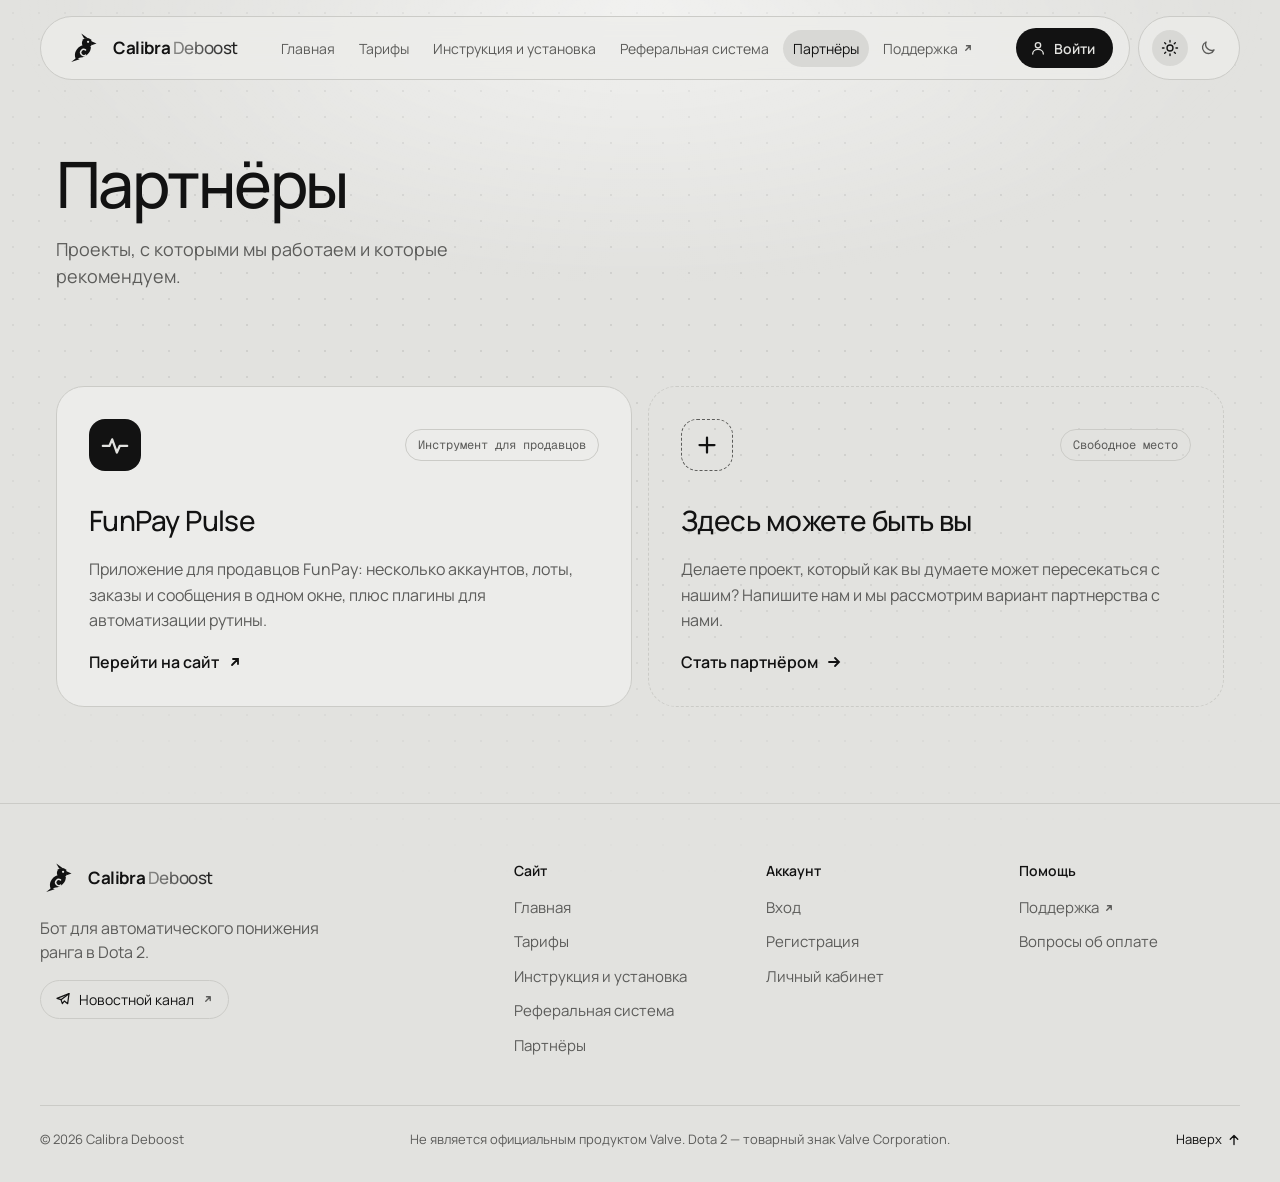
<file: partners.html>
<!DOCTYPE html>
<html lang="ru">
<head>
  <meta charset="UTF-8">
  <meta name="viewport" content="width=device-width, initial-scale=1.0">
  <title>Партнёры — Calibra Deboost</title>

  <!-- Шрифты с Google Fonts: Manrope для текста, Geist Mono для цифр -->
  <link rel="preconnect" href="https://fonts.googleapis.com">
  <link rel="preconnect" href="https://fonts.gstatic.com" crossorigin>
  <link href="https://fonts.googleapis.com/css2?family=Manrope:wght@400;500;700&family=Geist+Mono:wght@400;500&display=swap" rel="stylesheet">

  <link rel="stylesheet" href="style.css">

  <!-- Тема ставится ДО отрисовки страницы, чтобы не было «вспышки» не той темы.
       Если пользователь выбирал тему — берём из localStorage, иначе системную. -->
  <script>
    (function () {
      var saved = null;
      try { saved = localStorage.getItem("theme"); } catch (e) {}
      var systemLight = window.matchMedia("(prefers-color-scheme: light)").matches;
      var theme = saved || (systemLight ? "light" : "dark");
      if (theme === "light") document.documentElement.classList.add("light");
    })();
  </script>
</head>
<body>

  <!-- Логотип Calibra (из assets/logos/logo_birdC_C_dark.svg приложения, без чёрного квадрата).
       Статичная версия для подвала: описана как <symbol>, подключается через <use>. -->
  <svg width="0" height="0" style="position:absolute" aria-hidden="true">
    <symbol id="calibra-logo" viewBox="0 0 64 64">
      <path d="M34 15 L29 6 L40 14 Z" fill="currentColor"/>
      <circle cx="39" cy="23" r="9" fill="currentColor"/>
      <path d="M47 20 L56 24 L47 27 Z" fill="currentColor"/>
      <path d="M31 27 C20 31 15 42 19 51 L28 49 C38 47 46 40 46 30 Z" fill="currentColor"/>
      <path d="M21 49 L11 57 L26 52 Z" fill="currentColor"/>
      <circle cx="41" cy="21" r="2" style="fill: var(--bg)"/>
      <path d="M36.5 35.5A5.5 5.5 0 1 0 36.5 44.5" fill="none" style="stroke: var(--bg)" stroke-width="2.6" stroke-linecap="round"/>
    </symbol>
  </svg>

  <!-- ===== ШАПКА ===== -->
  <header class="header">
    <div class="header__row">
      <div class="header__inner">
        <a class="logo" href="index.html">
          <span class="logo__mark">
            <!-- анимированная птица: каждая часть со своим классом -->
            <svg class="bird" viewBox="0 0 64 64" aria-hidden="true">
              <g class="bird__all">
                <path class="bird__tail" d="M21 49 L11 57 L26 52 Z"/>
                <path d="M31 27 C20 31 15 42 19 51 L28 49 C38 47 46 40 46 30 Z"/>
                <path class="bird__letter" d="M36.5 35.5A5.5 5.5 0 1 0 36.5 44.5"/>
                <g class="bird__head">
                  <path class="bird__crest" d="M34 15 L29 6 L40 14 Z"/>
                  <circle cx="39" cy="23" r="9"/>
                  <path d="M47 20 L56 24 L47 27 Z"/>
                  <circle class="bird__eye" cx="41" cy="21" r="2"/>
                </g>
              </g>
            </svg>
          </span>
          <span class="logo__text"><span class="logo__name">Calibra</span> <span class="logo__sub">Deboost</span></span>
        </a>

        <nav class="nav" id="nav">
          <!-- каждая ссылка ведёт на свою страницу; текущая подсвечена классом is-active.
               «Поддержка» — внешняя ссылка, адрес задаётся в script.js (SUPPORT_URL) -->
          <a class="nav__link" href="index.html">Главная</a>
          <a class="nav__link" href="prices.html">Тарифы</a>
          <a class="nav__link" href="guide.html">Инструкция и установка</a>
          <a class="nav__link" href="referral.html">Реферальная система</a>
          <a class="nav__link is-active" href="partners.html" aria-current="page">Партнёры</a>
          <a class="nav__link nav__link--ext" href="https://t.me/Calibrasupport_bot" data-support target="_blank" rel="noopener noreferrer">
            Поддержка
            <svg viewBox="0 0 16 16" aria-hidden="true"><path d="M5 11L11 5M6 5h5v5"/></svg>
          </a>
        </nav>

        <div class="header__right">
          <!-- кнопка входа: если пользователь вошёл, script.js заменит текст на логин и ссылку на account.html -->
          <a class="login" id="loginBtn" href="login.html">
            <svg viewBox="0 0 24 24" aria-hidden="true">
              <circle cx="12" cy="8" r="4"/>
              <path d="M4 21c0-4 3.6-7 8-7s8 3 8 7"/>
            </svg>
            <span class="login__text">Войти</span>
          </a>

          <button class="burger" id="burger" type="button" aria-label="Меню">
            <span></span><span></span><span></span>
          </button>
        </div>
      </div>

      <!-- переключатель темы — отдельная плашка справа от шапки -->
      <div class="theme" role="group" aria-label="Тема">
        <button class="theme__btn" id="themeLight" type="button" aria-label="Светлая тема">
          <svg viewBox="0 0 24 24" aria-hidden="true">
            <circle cx="12" cy="12" r="4"/>
            <path d="M12 2v2M12 20v2M4.9 4.9l1.4 1.4M17.7 17.7l1.4 1.4M2 12h2M20 12h2M4.9 19.1l1.4-1.4M17.7 6.3l1.4-1.4"/>
          </svg>
        </button>
        <button class="theme__btn" id="themeDark" type="button" aria-label="Тёмная тема">
          <svg viewBox="0 0 24 24" aria-hidden="true">
            <path d="M20 14.5A8 8 0 0 1 9.5 4 8 8 0 1 0 20 14.5z"/>
          </svg>
        </button>
      </div>
    </div>
  </header>

  <main>

    <!-- ===== ЗАГОЛОВОК СТРАНИЦЫ ===== -->
    <section class="page-head">
      <h1 class="page-title">Партнёры</h1>
      <p class="page-desc">Проекты, с которыми мы работаем и которые рекомендуем.</p>
    </section>

    <!-- ===== СПИСОК ПАРТНЁРОВ ===== -->
    <section class="section reveal">
      <div class="partners">

        <!-- карточка партнёра: вся карточка кликабельна и открывает сайт в новой вкладке -->
        <a class="partner card" href="https://funpaypulse.com" target="_blank" rel="noopener noreferrer">
          <div class="partner__top">
            <div class="partner__icon" aria-hidden="true">
              <!-- простая линия-«пульс» -->
              <svg viewBox="0 0 32 32"><polyline points="3,17 10,17 13,10 18,24 21,17 29,17"/></svg>
            </div>
            <span class="partner__tag">Инструмент для продавцов</span>
          </div>

          <h2 class="partner__name">FunPay Pulse</h2>
          <p class="partner__desc">
            Приложение для продавцов FunPay: несколько аккаунтов, лоты, заказы и сообщения
            в одном окне, плюс плагины для автоматизации рутины.
          </p>

          <span class="partner__more">
            Перейти на сайт
            <!-- стрелка «наружу»: ссылка ведёт на другой сайт -->
            <svg viewBox="0 0 16 16" aria-hidden="true"><path d="M5 11L11 5M6 5h5v5"/></svg>
          </span>
        </a>

        <!-- приглашение стать партнёром: ведёт по ссылке поддержки (адрес задаётся в script.js) -->
        <a class="partner partner--invite card" href="https://t.me/Calibrasupport_bot" data-support target="_blank" rel="noopener noreferrer">
          <div class="partner__top">
            <div class="partner__icon partner__icon--plus" aria-hidden="true">
              <svg viewBox="0 0 32 32"><path d="M16 8v16M8 16h16"/></svg>
            </div>
            <span class="partner__tag">Свободное место</span>
          </div>

          <h2 class="partner__name">Здесь можете быть вы</h2>
          <p class="partner__desc">
            Делаете проект, который как вы думаете может пересекаться с нашим? Напишите нам и мы рассмотрим вариант партнерства с нами.
          </p>

          <span class="partner__more">
            Стать партнёром
            <svg viewBox="0 0 16 16" aria-hidden="true"><path d="M3 8h10M9 4l4 4-4 4"/></svg>
          </span>
        </a>

      </div>
    </section>

  </main>

  <!-- ===== ПОДВАЛ ===== -->
  <footer class="footer">
    <div class="footer__inner">
      <div class="footer__brand">
        <a class="logo" href="index.html">
          <span class="logo__mark">
            <svg class="logo__icon" viewBox="0 0 64 64" aria-hidden="true"><use href="#calibra-logo"/></svg>
          </span>
          <span class="logo__text"><span class="logo__name">Calibra</span> <span class="logo__sub">Deboost</span></span>
        </a>
        <p class="footer__text">Бот для автоматического понижения ранга в Dota&nbsp;2.</p>
        <!-- новостной канал: внешняя ссылка, открывается в новой вкладке -->
        <a class="footer__news" href="https://t.me/CalibraDeboost" target="_blank" rel="noopener noreferrer">
          <svg class="footer__news-ico" viewBox="0 0 24 24" aria-hidden="true"><path d="M21 4L3 11l6 2 2 6 3-4 5 4z"/><path d="M9 13l12-9"/></svg>
          Новостной канал
          <svg class="footer__news-arrow" viewBox="0 0 16 16" aria-hidden="true"><path d="M5 11L11 5M6 5h5v5"/></svg>
        </a>
      </div>

      <nav class="footer__col" aria-label="Разделы сайта">
        <h2 class="footer__title">Сайт</h2>
        <a class="footer__link" href="index.html">Главная</a>
        <a class="footer__link" href="prices.html">Тарифы</a>
        <a class="footer__link" href="guide.html">Инструкция и установка</a>
        <a class="footer__link" href="referral.html">Реферальная система</a>
        <a class="footer__link" href="partners.html">Партнёры</a>
      </nav>

      <nav class="footer__col" aria-label="Аккаунт">
        <h2 class="footer__title">Аккаунт</h2>
        <a class="footer__link" href="login.html">Вход</a>
        <a class="footer__link" href="register.html">Регистрация</a>
        <a class="footer__link" href="account.html">Личный кабинет</a>
      </nav>

      <nav class="footer__col" aria-label="Помощь">
        <h2 class="footer__title">Помощь</h2>
        <a class="footer__link footer__link--ext" href="https://t.me/Calibrasupport_bot" data-support target="_blank" rel="noopener noreferrer">Поддержка <svg viewBox="0 0 16 16" aria-hidden="true"><path d="M5 11L11 5M6 5h5v5"/></svg></a>
        <a class="footer__link" href="prices.html#faq">Вопросы об оплате</a>
      </nav>
    </div>

    <div class="footer__bottom">
      <p>© 2026 Calibra Deboost</p>
      <p>Не является официальным продуктом Valve. Dota 2 — товарный знак Valve Corporation.</p>
      <!-- href="#" ведёт в начало страницы, плавность даёт scroll-behavior: smooth -->
      <a class="footer__top" href="#">Наверх <svg viewBox="0 0 16 16" aria-hidden="true"><path d="M8 14V2M3 7l5-5 5 5"/></svg></a>
    </div>
  </footer>

  <script src="script.js"></script>
</body>
</html>
</file>
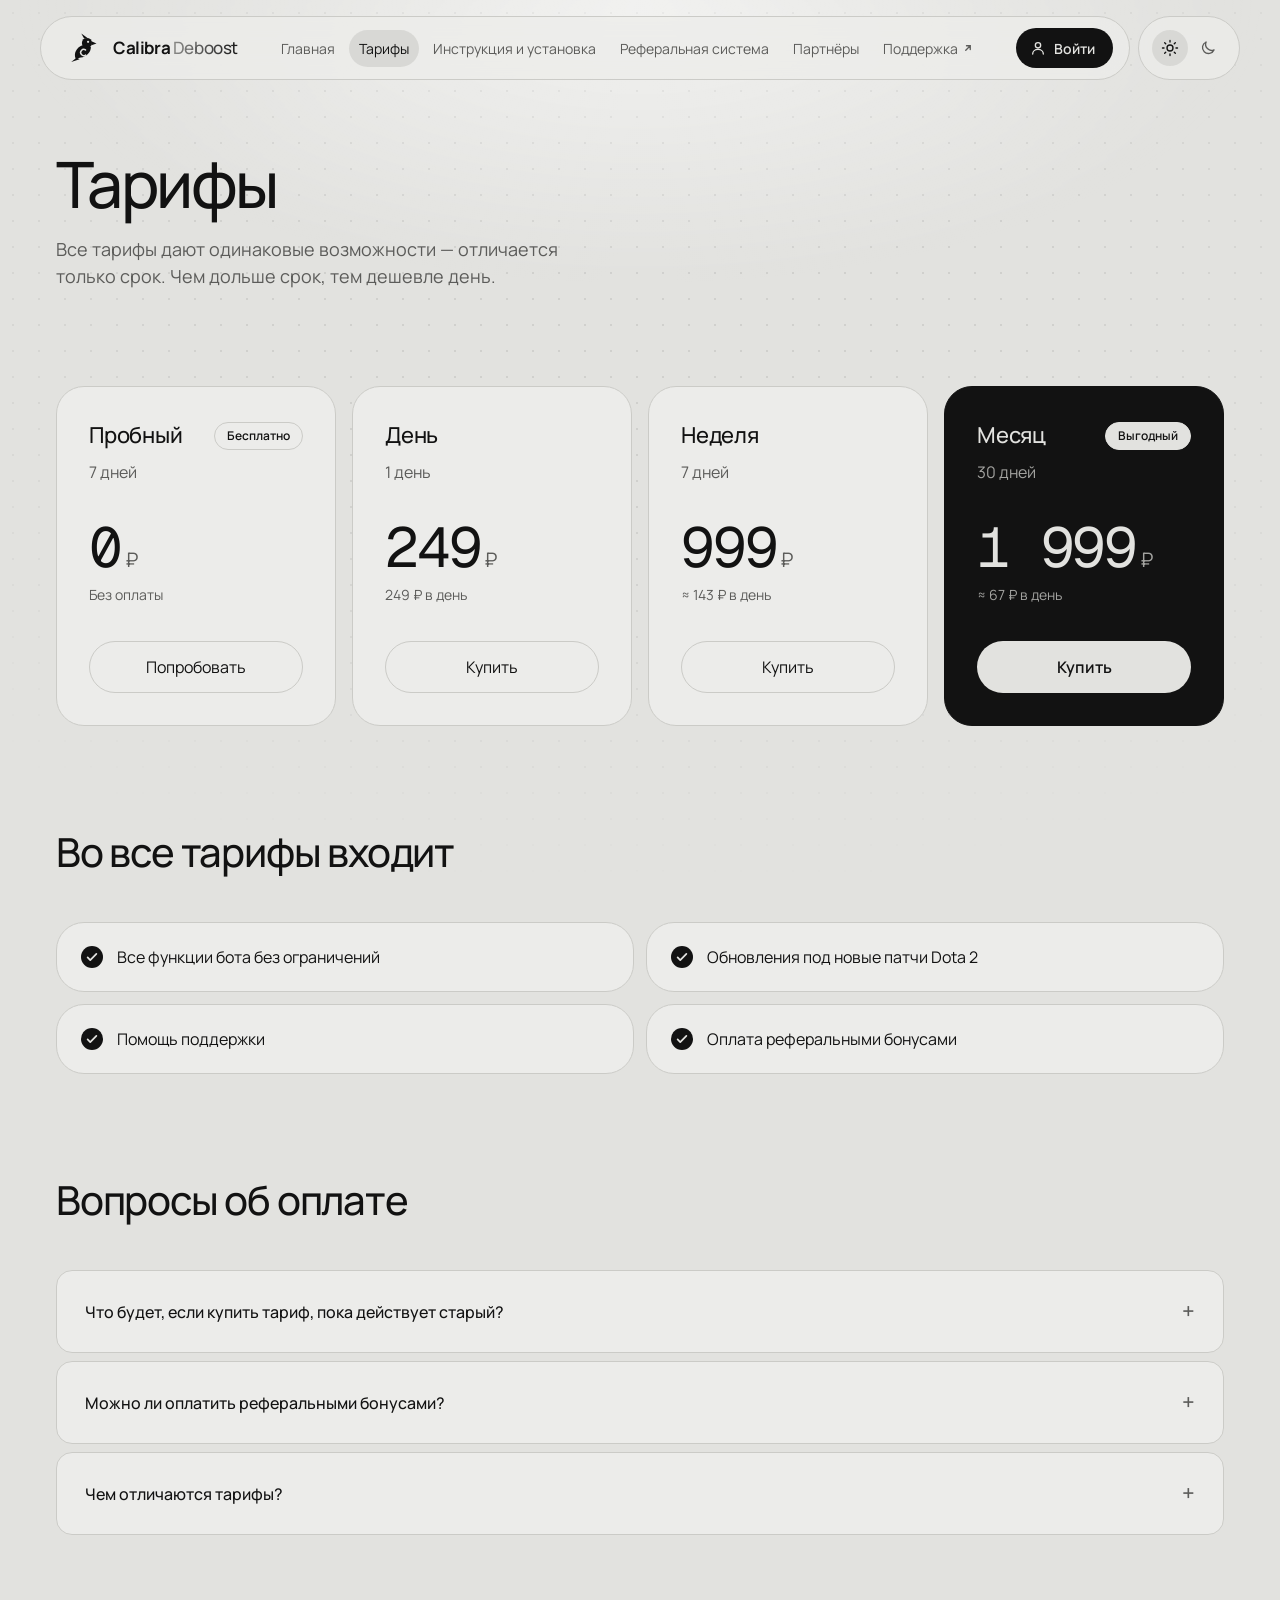
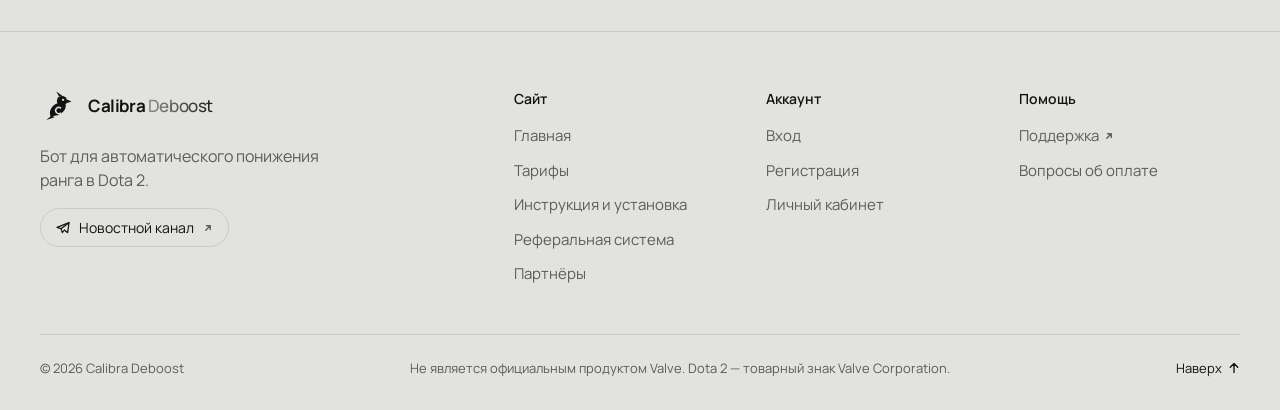
<file: prices.html>
<!DOCTYPE html>
<html lang="ru">
<head>
  <meta charset="UTF-8">
  <meta name="viewport" content="width=device-width, initial-scale=1.0">
  <title>Тарифы — Calibra Deboost</title>

  <!-- Шрифты с Google Fonts: Manrope для текста, Geist Mono для цифр -->
  <link rel="preconnect" href="https://fonts.googleapis.com">
  <link rel="preconnect" href="https://fonts.gstatic.com" crossorigin>
  <link href="https://fonts.googleapis.com/css2?family=Manrope:wght@400;500;700&family=Geist+Mono:wght@400;500&display=swap" rel="stylesheet">

  <link rel="stylesheet" href="style.css">

  <!-- Тема ставится ДО отрисовки страницы, чтобы не было «вспышки» не той темы.
       Если пользователь выбирал тему — берём из localStorage, иначе системную. -->
  <script>
    (function () {
      var saved = null;
      try { saved = localStorage.getItem("theme"); } catch (e) {}
      var systemLight = window.matchMedia("(prefers-color-scheme: light)").matches;
      var theme = saved || (systemLight ? "light" : "dark");
      if (theme === "light") document.documentElement.classList.add("light");
    })();
  </script>
</head>
<body>

  <!-- Логотип Calibra (из assets/logos/logo_birdC_C_dark.svg приложения, без чёрного квадрата).
       Статичная версия для подвала: описана как <symbol>, подключается через <use>. -->
  <svg width="0" height="0" style="position:absolute" aria-hidden="true">
    <symbol id="calibra-logo" viewBox="0 0 64 64">
      <path d="M34 15 L29 6 L40 14 Z" fill="currentColor"/>
      <circle cx="39" cy="23" r="9" fill="currentColor"/>
      <path d="M47 20 L56 24 L47 27 Z" fill="currentColor"/>
      <path d="M31 27 C20 31 15 42 19 51 L28 49 C38 47 46 40 46 30 Z" fill="currentColor"/>
      <path d="M21 49 L11 57 L26 52 Z" fill="currentColor"/>
      <circle cx="41" cy="21" r="2" style="fill: var(--bg)"/>
      <path d="M36.5 35.5A5.5 5.5 0 1 0 36.5 44.5" fill="none" style="stroke: var(--bg)" stroke-width="2.6" stroke-linecap="round"/>
    </symbol>
  </svg>

  <!-- ===== ШАПКА ===== -->
  <header class="header">
    <div class="header__row">
      <div class="header__inner">
        <a class="logo" href="index.html">
          <span class="logo__mark">
            <!-- анимированная птица: каждая часть со своим классом -->
            <svg class="bird" viewBox="0 0 64 64" aria-hidden="true">
              <g class="bird__all">
                <path class="bird__tail" d="M21 49 L11 57 L26 52 Z"/>
                <path d="M31 27 C20 31 15 42 19 51 L28 49 C38 47 46 40 46 30 Z"/>
                <path class="bird__letter" d="M36.5 35.5A5.5 5.5 0 1 0 36.5 44.5"/>
                <g class="bird__head">
                  <path class="bird__crest" d="M34 15 L29 6 L40 14 Z"/>
                  <circle cx="39" cy="23" r="9"/>
                  <path d="M47 20 L56 24 L47 27 Z"/>
                  <circle class="bird__eye" cx="41" cy="21" r="2"/>
                </g>
              </g>
            </svg>
          </span>
          <span class="logo__text"><span class="logo__name">Calibra</span> <span class="logo__sub">Deboost</span></span>
        </a>

        <nav class="nav" id="nav">
          <!-- каждая ссылка ведёт на свою страницу; текущая подсвечена классом is-active.
               «Поддержка» — внешняя ссылка, адрес задаётся в script.js (SUPPORT_URL) -->
          <a class="nav__link" href="index.html">Главная</a>
          <a class="nav__link is-active" href="prices.html" aria-current="page">Тарифы</a>
          <a class="nav__link" href="guide.html">Инструкция и установка</a>
          <a class="nav__link" href="referral.html">Реферальная система</a>
          <a class="nav__link" href="partners.html">Партнёры</a>
          <a class="nav__link nav__link--ext" href="https://t.me/Calibrasupport_bot" data-support target="_blank" rel="noopener noreferrer">
            Поддержка
            <svg viewBox="0 0 16 16" aria-hidden="true"><path d="M5 11L11 5M6 5h5v5"/></svg>
          </a>
        </nav>

        <div class="header__right">
          <!-- кнопка входа: если пользователь вошёл, script.js заменит текст на логин и ссылку на account.html -->
          <a class="login" id="loginBtn" href="login.html">
            <svg viewBox="0 0 24 24" aria-hidden="true">
              <circle cx="12" cy="8" r="4"/>
              <path d="M4 21c0-4 3.6-7 8-7s8 3 8 7"/>
            </svg>
            <span class="login__text">Войти</span>
          </a>

          <button class="burger" id="burger" type="button" aria-label="Меню">
            <span></span><span></span><span></span>
          </button>
        </div>
      </div>

      <!-- переключатель темы — отдельная плашка справа от шапки -->
      <div class="theme" role="group" aria-label="Тема">
        <button class="theme__btn" id="themeLight" type="button" aria-label="Светлая тема">
          <svg viewBox="0 0 24 24" aria-hidden="true">
            <circle cx="12" cy="12" r="4"/>
            <path d="M12 2v2M12 20v2M4.9 4.9l1.4 1.4M17.7 17.7l1.4 1.4M2 12h2M20 12h2M4.9 19.1l1.4-1.4M17.7 6.3l1.4-1.4"/>
          </svg>
        </button>
        <button class="theme__btn" id="themeDark" type="button" aria-label="Тёмная тема">
          <svg viewBox="0 0 24 24" aria-hidden="true">
            <path d="M20 14.5A8 8 0 0 1 9.5 4 8 8 0 1 0 20 14.5z"/>
          </svg>
        </button>
      </div>
    </div>
  </header>

  <main>

    <!-- ===== ЗАГОЛОВОК СТРАНИЦЫ ===== -->
    <section class="page-head">
      <h1 class="page-title">Тарифы</h1>
      <p class="page-desc">Все тарифы дают одинаковые возможности — отличается только срок. Чем дольше срок, тем дешевле день.</p>
    </section>

    <!-- ===== КАРТОЧКИ ТАРИФОВ ===== -->
    <section class="section reveal">
      <div class="plans">
        <article class="card plan">
          <div class="plan__top">
            <h2 class="plan__name">Пробный</h2>
            <span class="plan__badge">Бесплатно</span>
          </div>
          <p class="plan__days">7 дней</p>
          <p class="plan__price"><span class="mono">0</span> ₽</p>
          <p class="plan__per-day">Без оплаты</p>
          <!-- data-free: бесплатный тариф, script.js покажет другое сообщение -->
          <button class="btn btn--ghost btn--full" type="button" data-plan="Пробный" data-free>Попробовать</button>
        </article>
        <article class="card plan">
          <div class="plan__top">
            <h2 class="plan__name">День</h2>
          </div>
          <p class="plan__days">1 день</p>
          <p class="plan__price"><span class="mono">249</span> ₽</p>
          <p class="plan__per-day">249 ₽ в день</p>
          <!-- data-plan: какой тариф покупают (читает script.js) -->
          <button class="btn btn--ghost btn--full" type="button" data-plan="День">Купить</button>
        </article>
        <article class="card plan">
          <div class="plan__top">
            <h2 class="plan__name">Неделя</h2>
          </div>
          <p class="plan__days">7 дней</p>
          <p class="plan__price"><span class="mono">999</span> ₽</p>
          <p class="plan__per-day">≈ 143 ₽ в день</p>
          <!-- data-plan: какой тариф покупают (читает script.js) -->
          <button class="btn btn--ghost btn--full" type="button" data-plan="Неделя">Купить</button>
        </article>
        <article class="card plan plan--main">
          <div class="plan__top">
            <h2 class="plan__name">Месяц</h2>
            <span class="plan__badge">Выгодный</span>
          </div>
          <p class="plan__days">30 дней</p>
          <p class="plan__price"><span class="mono">1&nbsp;999</span> ₽</p>
          <p class="plan__per-day">≈ 67 ₽ в день</p>
          <!-- data-plan: какой тариф покупают (читает script.js) -->
          <button class="btn btn--dark btn--full" type="button" data-plan="Месяц">Купить</button>
        </article>
      </div>

      <!-- сообщение после нажатия «Купить» (пока оплата не подключена) -->
      <p class="plans__note" id="buyNote" role="status"></p>
    </section>

    <!-- ===== ЧТО ВХОДИТ ===== -->
    <section class="section reveal">
      <div class="section__head">
        <h2 class="section__title">Во все тарифы входит</h2>
      </div>
      <ul class="includes">
        <li class="includes__item card"><svg class="check-ico" viewBox="0 0 16 16" aria-hidden="true"><path d="M3 8.5l3 3 7-7"/></svg><span>Все функции бота без ограничений</span></li>
        <li class="includes__item card"><svg class="check-ico" viewBox="0 0 16 16" aria-hidden="true"><path d="M3 8.5l3 3 7-7"/></svg><span>Обновления под новые патчи Dota 2</span></li>
        <li class="includes__item card"><svg class="check-ico" viewBox="0 0 16 16" aria-hidden="true"><path d="M3 8.5l3 3 7-7"/></svg><span>Помощь поддержки</span></li>
        <li class="includes__item card"><svg class="check-ico" viewBox="0 0 16 16" aria-hidden="true"><path d="M3 8.5l3 3 7-7"/></svg><span>Оплата реферальными бонусами</span></li>
      </ul>
    </section>

    <!-- ===== ВОПРОСЫ ОБ ОПЛАТЕ ===== -->
    <section class="section reveal" id="faq">
      <div class="section__head">
        <h2 class="section__title">Вопросы об оплате</h2>
      </div>
      <!-- <details> раскрывается сам, без JavaScript -->
      <div class="faq">
        <details class="faq__item">
          <summary>Что будет, если купить тариф, пока действует старый?</summary>
          <div class="faq__body"><p>Новый срок добавится к оставшемуся — ничего не сгорит.</p></div>
        </details>
        <details class="faq__item">
          <summary>Можно ли оплатить реферальными бонусами?</summary>
          <div class="faq__body"><p>Да. Бонусы с реферальной программы можно потратить на оплату или продление подписки.</p></div>
        </details>
        <details class="faq__item">
          <summary>Чем отличаются тарифы?</summary>
          <div class="faq__body"><p>Только сроком и ценой. Возможности бота во всех тарифах одинаковые.</p></div>
        </details>
      </div>
    </section>

  </main>

  <!-- ===== ПОДВАЛ ===== -->
  <footer class="footer">
    <div class="footer__inner">
      <div class="footer__brand">
        <a class="logo" href="index.html">
          <span class="logo__mark">
            <svg class="logo__icon" viewBox="0 0 64 64" aria-hidden="true"><use href="#calibra-logo"/></svg>
          </span>
          <span class="logo__text"><span class="logo__name">Calibra</span> <span class="logo__sub">Deboost</span></span>
        </a>
        <p class="footer__text">Бот для автоматического понижения ранга в Dota&nbsp;2.</p>
        <!-- новостной канал: внешняя ссылка, открывается в новой вкладке -->
        <a class="footer__news" href="https://t.me/CalibraDeboost" target="_blank" rel="noopener noreferrer">
          <svg class="footer__news-ico" viewBox="0 0 24 24" aria-hidden="true"><path d="M21 4L3 11l6 2 2 6 3-4 5 4z"/><path d="M9 13l12-9"/></svg>
          Новостной канал
          <svg class="footer__news-arrow" viewBox="0 0 16 16" aria-hidden="true"><path d="M5 11L11 5M6 5h5v5"/></svg>
        </a>
      </div>

      <nav class="footer__col" aria-label="Разделы сайта">
        <h2 class="footer__title">Сайт</h2>
        <a class="footer__link" href="index.html">Главная</a>
        <a class="footer__link" href="prices.html">Тарифы</a>
        <a class="footer__link" href="guide.html">Инструкция и установка</a>
        <a class="footer__link" href="referral.html">Реферальная система</a>
        <a class="footer__link" href="partners.html">Партнёры</a>
      </nav>

      <nav class="footer__col" aria-label="Аккаунт">
        <h2 class="footer__title">Аккаунт</h2>
        <a class="footer__link" href="login.html">Вход</a>
        <a class="footer__link" href="register.html">Регистрация</a>
        <a class="footer__link" href="account.html">Личный кабинет</a>
      </nav>

      <nav class="footer__col" aria-label="Помощь">
        <h2 class="footer__title">Помощь</h2>
        <a class="footer__link footer__link--ext" href="https://t.me/Calibrasupport_bot" data-support target="_blank" rel="noopener noreferrer">Поддержка <svg viewBox="0 0 16 16" aria-hidden="true"><path d="M5 11L11 5M6 5h5v5"/></svg></a>
        <a class="footer__link" href="prices.html#faq">Вопросы об оплате</a>
      </nav>
    </div>

    <div class="footer__bottom">
      <p>© 2026 Calibra Deboost</p>
      <p>Не является официальным продуктом Valve. Dota 2 — товарный знак Valve Corporation.</p>
      <!-- href="#" ведёт в начало страницы, плавность даёт scroll-behavior: smooth -->
      <a class="footer__top" href="#">Наверх <svg viewBox="0 0 16 16" aria-hidden="true"><path d="M8 14V2M3 7l5-5 5 5"/></svg></a>
    </div>
  </footer>

  <script src="script.js"></script>
</body>
</html>
</file>
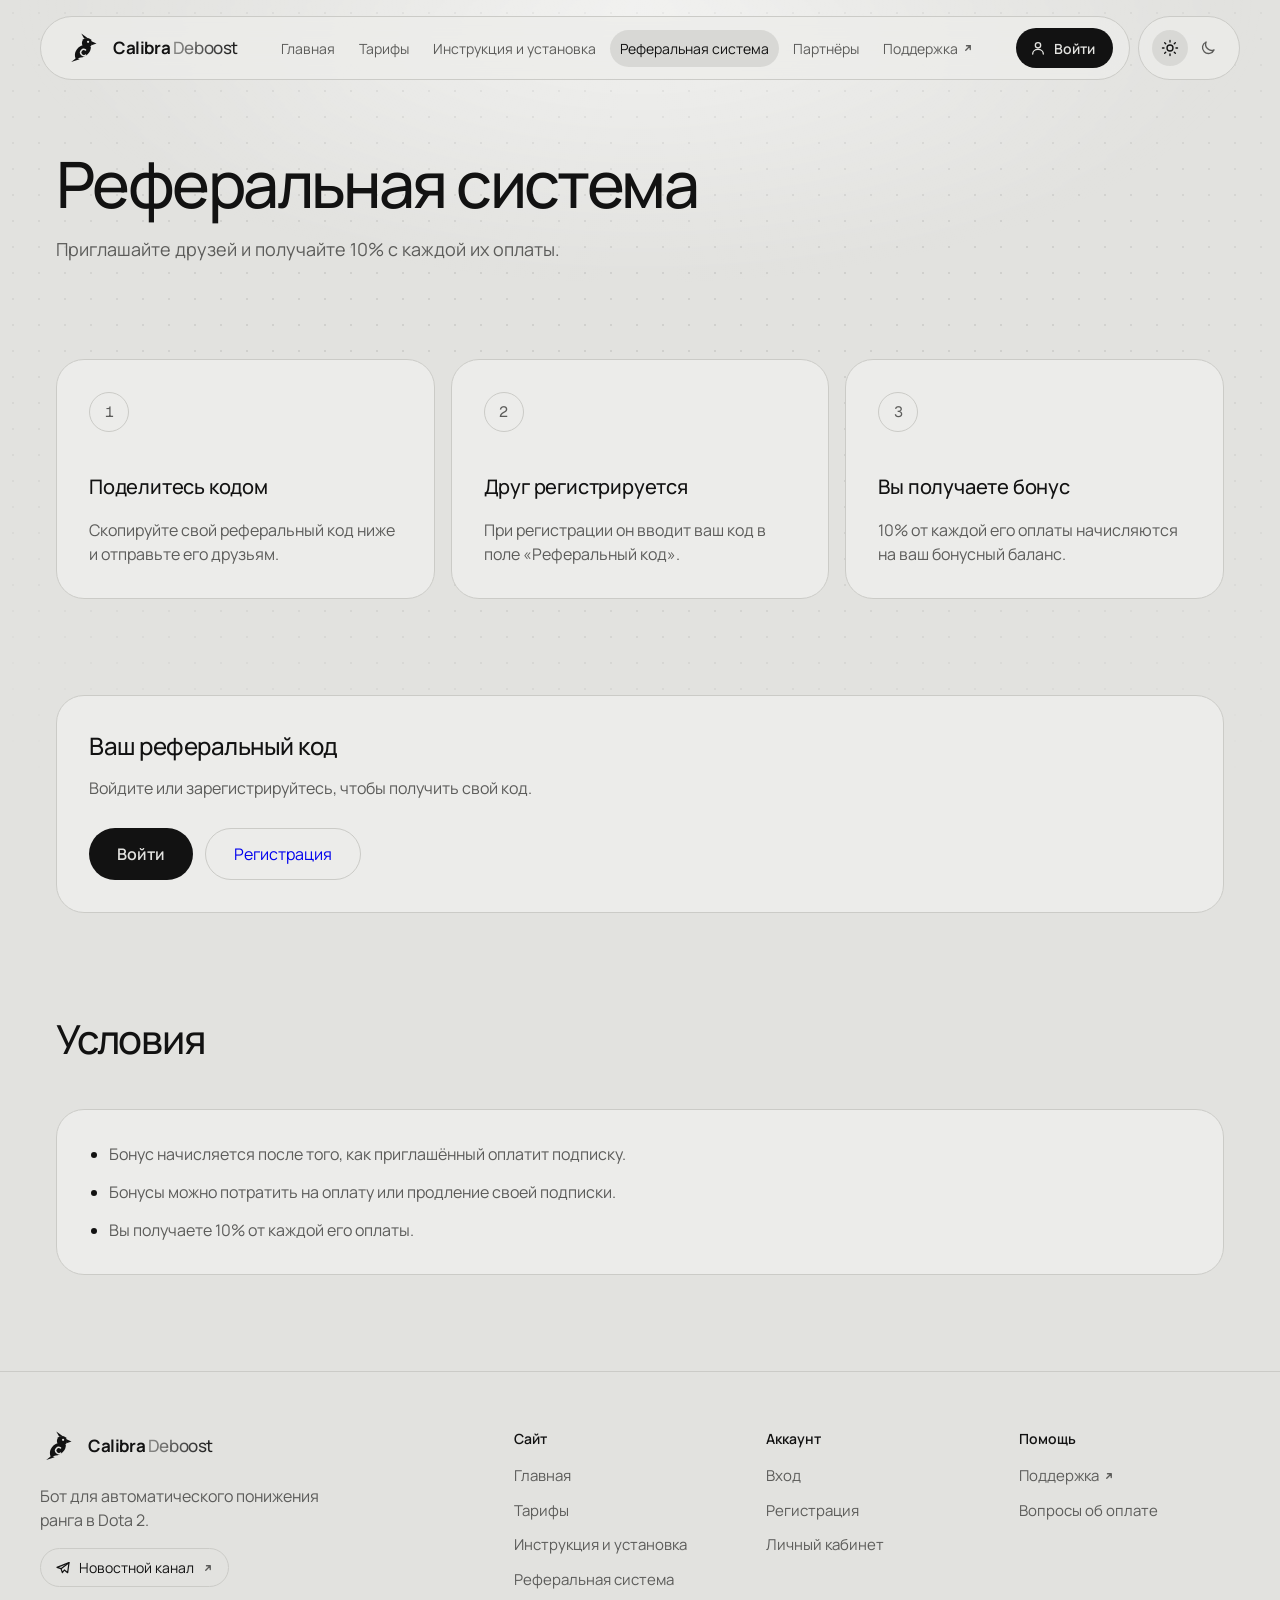
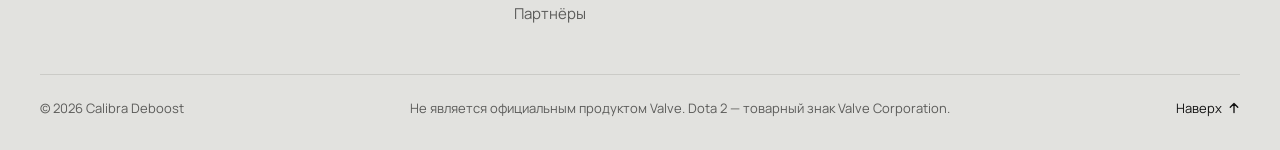
<file: referral.html>
<!DOCTYPE html>
<html lang="ru">
<head>
  <meta charset="UTF-8">
  <meta name="viewport" content="width=device-width, initial-scale=1.0">
  <title>Реферальная система — Calibra Deboost</title>

  <!-- Шрифты с Google Fonts: Manrope для текста, Geist Mono для цифр -->
  <link rel="preconnect" href="https://fonts.googleapis.com">
  <link rel="preconnect" href="https://fonts.gstatic.com" crossorigin>
  <link href="https://fonts.googleapis.com/css2?family=Manrope:wght@400;500;700&family=Geist+Mono:wght@400;500&display=swap" rel="stylesheet">

  <link rel="stylesheet" href="style.css">

  <!-- Тема ставится ДО отрисовки страницы, чтобы не было «вспышки» не той темы.
       Если пользователь выбирал тему — берём из localStorage, иначе системную. -->
  <script>
    (function () {
      var saved = null;
      try { saved = localStorage.getItem("theme"); } catch (e) {}
      var systemLight = window.matchMedia("(prefers-color-scheme: light)").matches;
      var theme = saved || (systemLight ? "light" : "dark");
      if (theme === "light") document.documentElement.classList.add("light");
    })();
  </script>
</head>
<body>

  <!-- Логотип Calibra (из assets/logos/logo_birdC_C_dark.svg приложения, без чёрного квадрата).
       Статичная версия для подвала: описана как <symbol>, подключается через <use>. -->
  <svg width="0" height="0" style="position:absolute" aria-hidden="true">
    <symbol id="calibra-logo" viewBox="0 0 64 64">
      <path d="M34 15 L29 6 L40 14 Z" fill="currentColor"/>
      <circle cx="39" cy="23" r="9" fill="currentColor"/>
      <path d="M47 20 L56 24 L47 27 Z" fill="currentColor"/>
      <path d="M31 27 C20 31 15 42 19 51 L28 49 C38 47 46 40 46 30 Z" fill="currentColor"/>
      <path d="M21 49 L11 57 L26 52 Z" fill="currentColor"/>
      <circle cx="41" cy="21" r="2" style="fill: var(--bg)"/>
      <path d="M36.5 35.5A5.5 5.5 0 1 0 36.5 44.5" fill="none" style="stroke: var(--bg)" stroke-width="2.6" stroke-linecap="round"/>
    </symbol>
  </svg>

  <!-- ===== ШАПКА ===== -->
  <header class="header">
    <div class="header__row">
      <div class="header__inner">
        <a class="logo" href="index.html">
          <span class="logo__mark">
            <!-- анимированная птица: каждая часть со своим классом -->
            <svg class="bird" viewBox="0 0 64 64" aria-hidden="true">
              <g class="bird__all">
                <path class="bird__tail" d="M21 49 L11 57 L26 52 Z"/>
                <path d="M31 27 C20 31 15 42 19 51 L28 49 C38 47 46 40 46 30 Z"/>
                <path class="bird__letter" d="M36.5 35.5A5.5 5.5 0 1 0 36.5 44.5"/>
                <g class="bird__head">
                  <path class="bird__crest" d="M34 15 L29 6 L40 14 Z"/>
                  <circle cx="39" cy="23" r="9"/>
                  <path d="M47 20 L56 24 L47 27 Z"/>
                  <circle class="bird__eye" cx="41" cy="21" r="2"/>
                </g>
              </g>
            </svg>
          </span>
          <span class="logo__text"><span class="logo__name">Calibra</span> <span class="logo__sub">Deboost</span></span>
        </a>

        <nav class="nav" id="nav">
          <!-- каждая ссылка ведёт на свою страницу; текущая подсвечена классом is-active.
               «Поддержка» — внешняя ссылка, адрес задаётся в script.js (SUPPORT_URL) -->
          <a class="nav__link" href="index.html">Главная</a>
          <a class="nav__link" href="prices.html">Тарифы</a>
          <a class="nav__link" href="guide.html">Инструкция и установка</a>
          <a class="nav__link is-active" href="referral.html" aria-current="page">Реферальная система</a>
          <a class="nav__link" href="partners.html">Партнёры</a>
          <a class="nav__link nav__link--ext" href="https://t.me/Calibrasupport_bot" data-support target="_blank" rel="noopener noreferrer">
            Поддержка
            <svg viewBox="0 0 16 16" aria-hidden="true"><path d="M5 11L11 5M6 5h5v5"/></svg>
          </a>
        </nav>

        <div class="header__right">
          <!-- кнопка входа: если пользователь вошёл, script.js заменит текст на логин и ссылку на account.html -->
          <a class="login" id="loginBtn" href="login.html">
            <svg viewBox="0 0 24 24" aria-hidden="true">
              <circle cx="12" cy="8" r="4"/>
              <path d="M4 21c0-4 3.6-7 8-7s8 3 8 7"/>
            </svg>
            <span class="login__text">Войти</span>
          </a>

          <button class="burger" id="burger" type="button" aria-label="Меню">
            <span></span><span></span><span></span>
          </button>
        </div>
      </div>

      <!-- переключатель темы — отдельная плашка справа от шапки -->
      <div class="theme" role="group" aria-label="Тема">
        <button class="theme__btn" id="themeLight" type="button" aria-label="Светлая тема">
          <svg viewBox="0 0 24 24" aria-hidden="true">
            <circle cx="12" cy="12" r="4"/>
            <path d="M12 2v2M12 20v2M4.9 4.9l1.4 1.4M17.7 17.7l1.4 1.4M2 12h2M20 12h2M4.9 19.1l1.4-1.4M17.7 6.3l1.4-1.4"/>
          </svg>
        </button>
        <button class="theme__btn" id="themeDark" type="button" aria-label="Тёмная тема">
          <svg viewBox="0 0 24 24" aria-hidden="true">
            <path d="M20 14.5A8 8 0 0 1 9.5 4 8 8 0 1 0 20 14.5z"/>
          </svg>
        </button>
      </div>
    </div>
  </header>

  <main>

    <!-- ===== ЗАГОЛОВОК СТРАНИЦЫ ===== -->
    <section class="page-head">
      <h1 class="page-title">Реферальная система</h1>
      <p class="page-desc">Приглашайте друзей и получайте 10% с каждой их оплаты.</p>
    </section>

    <!-- ===== КАК ЭТО РАБОТАЕТ ===== -->
    <section class="section reveal">
      <div class="steps">
        <article class="card step">
          <span class="card__num">1</span>
          <h2 class="step__title">Поделитесь кодом</h2>
          <p class="step__text">Скопируйте свой реферальный код ниже и отправьте его друзьям.</p>
        </article>
        <article class="card step">
          <span class="card__num">2</span>
          <h2 class="step__title">Друг регистрируется</h2>
          <p class="step__text">При регистрации он вводит ваш код в поле «Реферальный код».</p>
        </article>
        <article class="card step">
          <span class="card__num">3</span>
          <h2 class="step__title">Вы получаете бонус</h2>
          <p class="step__text">10% от каждой его оплаты начисляются на ваш бонусный баланс.</p>
        </article>
      </div>
    </section>

    <!-- ===== КОД И СТАТИСТИКА ===== -->
    <section class="section reveal">

      <!-- показывается, если пользователь НЕ вошёл -->
      <div class="ref card" id="refGuest">
        <h2 class="ref__title">Ваш реферальный код</h2>
        <p class="ref__text">Войдите или зарегистрируйтесь, чтобы получить свой код.</p>
        <div class="ref__buttons">
          <a class="btn btn--primary" href="login.html">Войти</a>
          <a class="btn btn--ghost" href="register.html">Регистрация</a>
        </div>
      </div>

      <!-- показывается, если пользователь вошёл (атрибут hidden снимает referral.js) -->
      <div class="ref card" id="refUser" hidden>
        <h2 class="ref__title">Ваш реферальный код</h2>

        <div class="ref__field">
          <span class="ref__value mono" id="refCode"></span>
          <button class="btn btn--ghost" id="refEditBtn" type="button">Изменить</button>
          <button class="btn btn--primary" id="refCopy" type="button">Копировать</button>
        </div>

        <!-- форма смены кода, по умолчанию скрыта -->
        <form class="ref__edit" id="refEditForm" hidden novalidate>
          <div class="ref__edit-row">
            <input class="field__input mono" id="refCodeInput" type="text" maxlength="16"
                   autocomplete="off" aria-label="Новый реферальный код">
            <button class="btn btn--primary" type="submit">Сохранить</button>
            <button class="btn btn--ghost" id="refEditCancel" type="button">Отмена</button>
          </div>
          <p class="field__hint">3–16 символов: только латинские буквы и цифры. Старый код перестанет работать, уже приглашённые останутся.</p>
          <p class="field__error" id="refCodeError"></p>
        </form>

        <div class="stats">
          <div class="stats__item">
            <span class="stats__num mono" id="refCount">0</span>
            <span class="stats__label">Приглашено</span>
          </div>
          <div class="stats__item">
            <span class="stats__num mono" id="refPaid">0</span>
            <span class="stats__label">Оплатили</span>
          </div>
          <div class="stats__item">
            <span class="stats__num mono" id="refEarned">0 ₽</span>
            <span class="stats__label">Заработано</span>
          </div>
        </div>

        <div class="ref__list">
          <h3 class="ref__subtitle">Приглашённые</h3>
          <ul class="invited" id="refList"></ul>
          <p class="invited__empty" id="refEmpty">Пока никого нет — поделитесь кодом с друзьями.</p>
        </div>
      </div>
    </section>

    <!-- ===== УСЛОВИЯ ===== -->
    <section class="section reveal">
      <div class="section__head">
        <h2 class="section__title">Условия</h2>
      </div>
      <ul class="rules card">
        <li>Бонус начисляется после того, как приглашённый оплатит подписку.</li>
        <li>Бонусы можно потратить на оплату или продление своей подписки.</li>
        <li>Вы получаете 10% от каждой его оплаты.</li>
      </ul>
    </section>

  </main>

  <!-- ===== ПОДВАЛ ===== -->
  <footer class="footer">
    <div class="footer__inner">
      <div class="footer__brand">
        <a class="logo" href="index.html">
          <span class="logo__mark">
            <svg class="logo__icon" viewBox="0 0 64 64" aria-hidden="true"><use href="#calibra-logo"/></svg>
          </span>
          <span class="logo__text"><span class="logo__name">Calibra</span> <span class="logo__sub">Deboost</span></span>
        </a>
        <p class="footer__text">Бот для автоматического понижения ранга в Dota&nbsp;2.</p>
        <!-- новостной канал: внешняя ссылка, открывается в новой вкладке -->
        <a class="footer__news" href="https://t.me/CalibraDeboost" target="_blank" rel="noopener noreferrer">
          <svg class="footer__news-ico" viewBox="0 0 24 24" aria-hidden="true"><path d="M21 4L3 11l6 2 2 6 3-4 5 4z"/><path d="M9 13l12-9"/></svg>
          Новостной канал
          <svg class="footer__news-arrow" viewBox="0 0 16 16" aria-hidden="true"><path d="M5 11L11 5M6 5h5v5"/></svg>
        </a>
      </div>

      <nav class="footer__col" aria-label="Разделы сайта">
        <h2 class="footer__title">Сайт</h2>
        <a class="footer__link" href="index.html">Главная</a>
        <a class="footer__link" href="prices.html">Тарифы</a>
        <a class="footer__link" href="guide.html">Инструкция и установка</a>
        <a class="footer__link" href="referral.html">Реферальная система</a>
        <a class="footer__link" href="partners.html">Партнёры</a>
      </nav>

      <nav class="footer__col" aria-label="Аккаунт">
        <h2 class="footer__title">Аккаунт</h2>
        <a class="footer__link" href="login.html">Вход</a>
        <a class="footer__link" href="register.html">Регистрация</a>
        <a class="footer__link" href="account.html">Личный кабинет</a>
      </nav>

      <nav class="footer__col" aria-label="Помощь">
        <h2 class="footer__title">Помощь</h2>
        <a class="footer__link footer__link--ext" href="https://t.me/Calibrasupport_bot" data-support target="_blank" rel="noopener noreferrer">Поддержка <svg viewBox="0 0 16 16" aria-hidden="true"><path d="M5 11L11 5M6 5h5v5"/></svg></a>
        <a class="footer__link" href="prices.html#faq">Вопросы об оплате</a>
      </nav>
    </div>

    <div class="footer__bottom">
      <p>© 2026 Calibra Deboost</p>
      <p>Не является официальным продуктом Valve. Dota 2 — товарный знак Valve Corporation.</p>
      <!-- href="#" ведёт в начало страницы, плавность даёт scroll-behavior: smooth -->
      <a class="footer__top" href="#">Наверх <svg viewBox="0 0 16 16" aria-hidden="true"><path d="M8 14V2M3 7l5-5 5 5"/></svg></a>
    </div>
  </footer>

  <script src="script.js"></script>
  <script src="auth.js"></script>
  <script src="referral.js"></script>
</body>
</html>
</file>
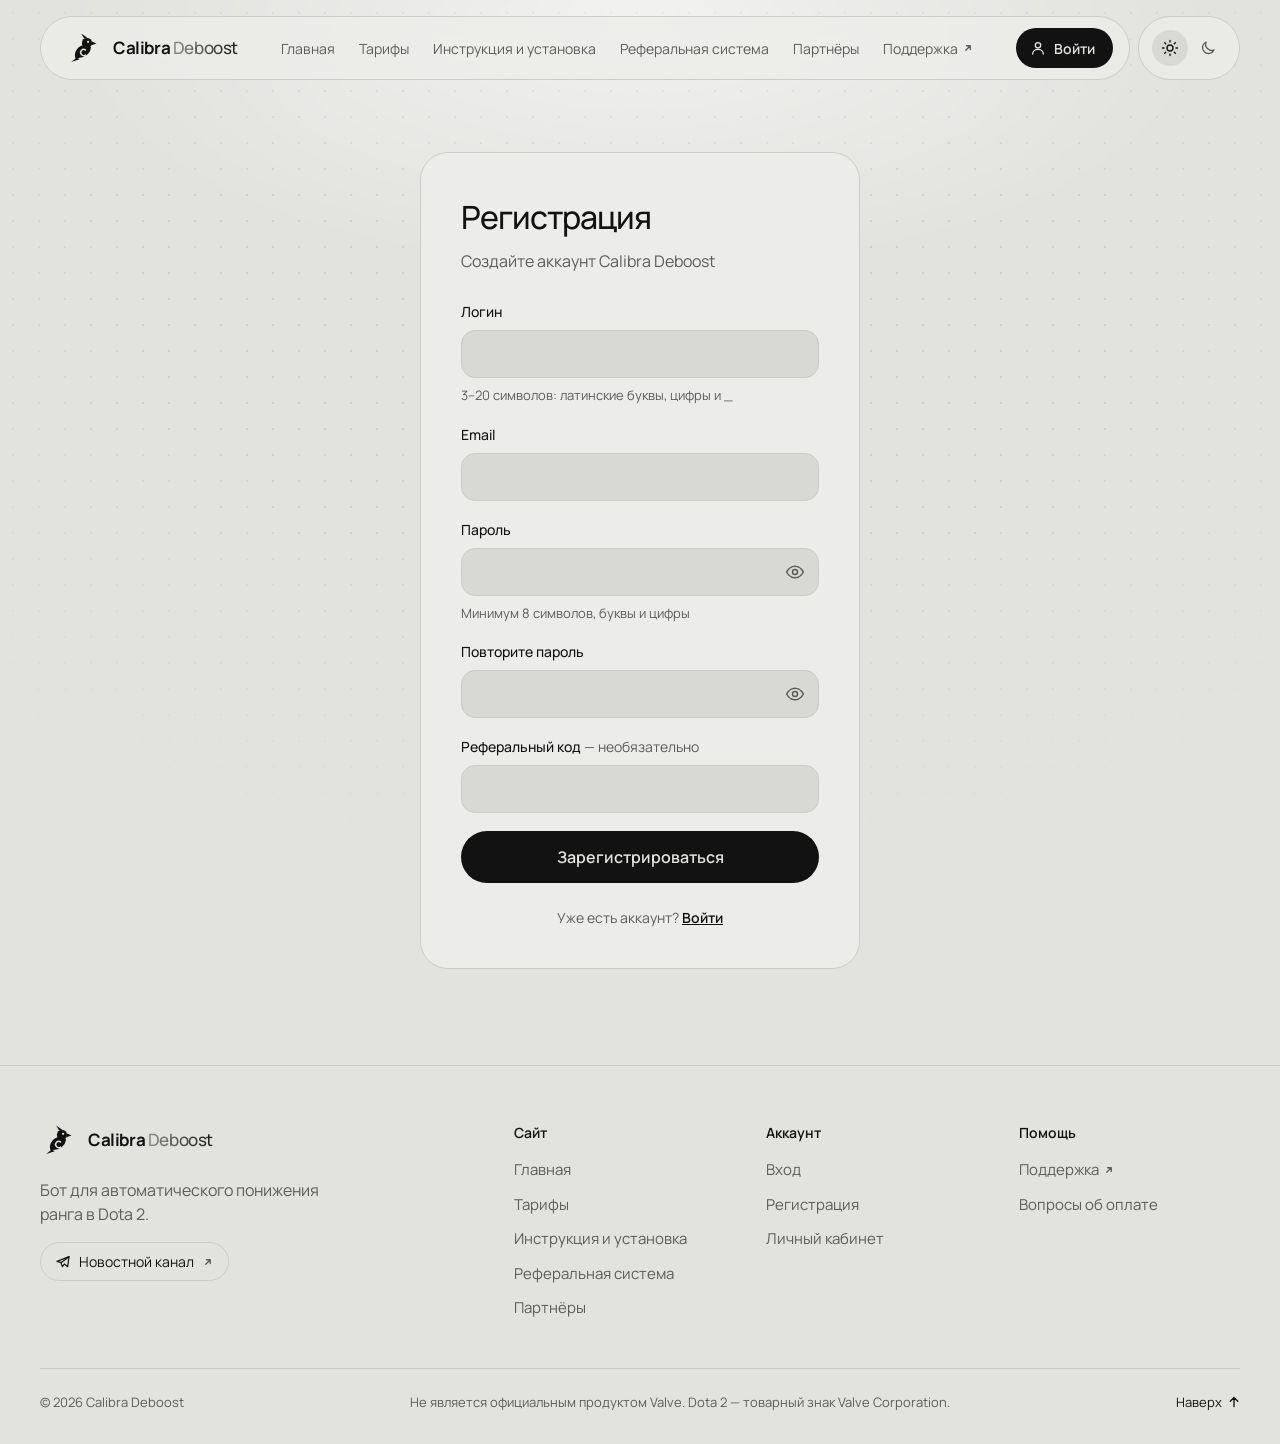
<file: register.html>
<!DOCTYPE html>
<html lang="ru">
<head>
  <meta charset="UTF-8">
  <meta name="viewport" content="width=device-width, initial-scale=1.0">
  <title>Регистрация — Calibra Deboost</title>

  <!-- Шрифты с Google Fonts: Manrope для текста, Geist Mono для цифр -->
  <link rel="preconnect" href="https://fonts.googleapis.com">
  <link rel="preconnect" href="https://fonts.gstatic.com" crossorigin>
  <link href="https://fonts.googleapis.com/css2?family=Manrope:wght@400;500;700&family=Geist+Mono:wght@400;500&display=swap" rel="stylesheet">

  <link rel="stylesheet" href="style.css">

  <!-- Тема ставится ДО отрисовки страницы, чтобы не было «вспышки» не той темы.
       Если пользователь выбирал тему — берём из localStorage, иначе системную. -->
  <script>
    (function () {
      var saved = null;
      try { saved = localStorage.getItem("theme"); } catch (e) {}
      var systemLight = window.matchMedia("(prefers-color-scheme: light)").matches;
      var theme = saved || (systemLight ? "light" : "dark");
      if (theme === "light") document.documentElement.classList.add("light");
    })();
  </script>
</head>
<body>

  <!-- Логотип Calibra (из assets/logos/logo_birdC_C_dark.svg приложения, без чёрного квадрата).
       Статичная версия для подвала: описана как <symbol>, подключается через <use>. -->
  <svg width="0" height="0" style="position:absolute" aria-hidden="true">
    <symbol id="calibra-logo" viewBox="0 0 64 64">
      <path d="M34 15 L29 6 L40 14 Z" fill="currentColor"/>
      <circle cx="39" cy="23" r="9" fill="currentColor"/>
      <path d="M47 20 L56 24 L47 27 Z" fill="currentColor"/>
      <path d="M31 27 C20 31 15 42 19 51 L28 49 C38 47 46 40 46 30 Z" fill="currentColor"/>
      <path d="M21 49 L11 57 L26 52 Z" fill="currentColor"/>
      <circle cx="41" cy="21" r="2" style="fill: var(--bg)"/>
      <path d="M36.5 35.5A5.5 5.5 0 1 0 36.5 44.5" fill="none" style="stroke: var(--bg)" stroke-width="2.6" stroke-linecap="round"/>
    </symbol>
  </svg>

  <!-- ===== ШАПКА ===== -->
  <header class="header">
    <div class="header__row">
      <div class="header__inner">
        <a class="logo" href="index.html">
          <span class="logo__mark">
            <!-- анимированная птица: каждая часть со своим классом -->
            <svg class="bird" viewBox="0 0 64 64" aria-hidden="true">
              <g class="bird__all">
                <path class="bird__tail" d="M21 49 L11 57 L26 52 Z"/>
                <path d="M31 27 C20 31 15 42 19 51 L28 49 C38 47 46 40 46 30 Z"/>
                <path class="bird__letter" d="M36.5 35.5A5.5 5.5 0 1 0 36.5 44.5"/>
                <g class="bird__head">
                  <path class="bird__crest" d="M34 15 L29 6 L40 14 Z"/>
                  <circle cx="39" cy="23" r="9"/>
                  <path d="M47 20 L56 24 L47 27 Z"/>
                  <circle class="bird__eye" cx="41" cy="21" r="2"/>
                </g>
              </g>
            </svg>
          </span>
          <span class="logo__text"><span class="logo__name">Calibra</span> <span class="logo__sub">Deboost</span></span>
        </a>

        <nav class="nav" id="nav">
          <!-- каждая ссылка ведёт на свою страницу; текущая подсвечена классом is-active.
               «Поддержка» — внешняя ссылка, адрес задаётся в script.js (SUPPORT_URL) -->
          <a class="nav__link" href="index.html">Главная</a>
          <a class="nav__link" href="prices.html">Тарифы</a>
          <a class="nav__link" href="guide.html">Инструкция и установка</a>
          <a class="nav__link" href="referral.html">Реферальная система</a>
          <a class="nav__link" href="partners.html">Партнёры</a>
          <a class="nav__link nav__link--ext" href="https://t.me/Calibrasupport_bot" data-support target="_blank" rel="noopener noreferrer">
            Поддержка
            <svg viewBox="0 0 16 16" aria-hidden="true"><path d="M5 11L11 5M6 5h5v5"/></svg>
          </a>
        </nav>

        <div class="header__right">
          <!-- кнопка входа: если пользователь вошёл, script.js заменит текст на логин и ссылку на account.html -->
          <a class="login" id="loginBtn" href="login.html">
            <svg viewBox="0 0 24 24" aria-hidden="true">
              <circle cx="12" cy="8" r="4"/>
              <path d="M4 21c0-4 3.6-7 8-7s8 3 8 7"/>
            </svg>
            <span class="login__text">Войти</span>
          </a>

          <button class="burger" id="burger" type="button" aria-label="Меню">
            <span></span><span></span><span></span>
          </button>
        </div>
      </div>

      <!-- переключатель темы — отдельная плашка справа от шапки -->
      <div class="theme" role="group" aria-label="Тема">
        <button class="theme__btn" id="themeLight" type="button" aria-label="Светлая тема">
          <svg viewBox="0 0 24 24" aria-hidden="true">
            <circle cx="12" cy="12" r="4"/>
            <path d="M12 2v2M12 20v2M4.9 4.9l1.4 1.4M17.7 17.7l1.4 1.4M2 12h2M20 12h2M4.9 19.1l1.4-1.4M17.7 6.3l1.4-1.4"/>
          </svg>
        </button>
        <button class="theme__btn" id="themeDark" type="button" aria-label="Тёмная тема">
          <svg viewBox="0 0 24 24" aria-hidden="true">
            <path d="M20 14.5A8 8 0 0 1 9.5 4 8 8 0 1 0 20 14.5z"/>
          </svg>
        </button>
      </div>
    </div>
  </header>

  <main>

    <!-- ===== РЕГИСТРАЦИЯ ===== -->
    <section class="auth">
      <div class="auth__card card">
        <h1 class="auth__title">Регистрация</h1>
        <p class="auth__sub">Создайте аккаунт Calibra Deboost</p>

        <form class="auth__form" id="registerForm" novalidate>
          <div class="field">
            <label class="field__label" for="regLogin">Логин</label>
            <input class="field__input" id="regLogin" name="regLogin" type="text" autocomplete="username">
            <p class="field__hint">3–20 символов: латинские буквы, цифры и _</p>
            <p class="field__error"></p>
          </div>
          <div class="field">
            <label class="field__label" for="regEmail">Email</label>
            <input class="field__input" id="regEmail" name="regEmail" type="email" autocomplete="email">
            <p class="field__error"></p>
          </div>
          <div class="field">
            <label class="field__label" for="regPassword">Пароль</label>
            <div class="field__wrap">
              <input class="field__input" id="regPassword" name="regPassword" type="password" autocomplete="new-password">
              <button class="field__eye" type="button" aria-label="Показать пароль">
                <svg viewBox="0 0 24 24" aria-hidden="true"><path d="M2 12s3.5-7 10-7 10 7 10 7-3.5 7-10 7S2 12 2 12z"/><circle cx="12" cy="12" r="3"/></svg>
              </button>
            </div>
            <p class="field__hint">Минимум 8 символов, буквы и цифры</p>
            <p class="field__error"></p>
          </div>
          <div class="field">
            <label class="field__label" for="regPassword2">Повторите пароль</label>
            <div class="field__wrap">
              <input class="field__input" id="regPassword2" name="regPassword2" type="password" autocomplete="new-password">
              <button class="field__eye" type="button" aria-label="Показать пароль">
                <svg viewBox="0 0 24 24" aria-hidden="true"><path d="M2 12s3.5-7 10-7 10 7 10 7-3.5 7-10 7S2 12 2 12z"/><circle cx="12" cy="12" r="3"/></svg>
              </button>
            </div>
            <p class="field__error"></p>
          </div>

          <div class="field">
            <label class="field__label" for="regRef">Реферальный код <span class="field__optional">— необязательно</span></label>
            <input class="field__input mono" id="regRef" name="regRef" type="text" autocomplete="off" maxlength="16">
            <p class="field__error"></p>
          </div>

          <p class="auth__error" id="registerError"></p>

          <button class="btn btn--primary btn--full" type="submit">Зарегистрироваться</button>
        </form>

        <p class="auth__switch">Уже есть аккаунт? <a href="login.html">Войти</a></p>
      </div>
    </section>

  </main>

  <!-- ===== ПОДВАЛ ===== -->
  <footer class="footer">
    <div class="footer__inner">
      <div class="footer__brand">
        <a class="logo" href="index.html">
          <span class="logo__mark">
            <svg class="logo__icon" viewBox="0 0 64 64" aria-hidden="true"><use href="#calibra-logo"/></svg>
          </span>
          <span class="logo__text"><span class="logo__name">Calibra</span> <span class="logo__sub">Deboost</span></span>
        </a>
        <p class="footer__text">Бот для автоматического понижения ранга в Dota&nbsp;2.</p>
        <!-- новостной канал: внешняя ссылка, открывается в новой вкладке -->
        <a class="footer__news" href="https://t.me/CalibraDeboost" target="_blank" rel="noopener noreferrer">
          <svg class="footer__news-ico" viewBox="0 0 24 24" aria-hidden="true"><path d="M21 4L3 11l6 2 2 6 3-4 5 4z"/><path d="M9 13l12-9"/></svg>
          Новостной канал
          <svg class="footer__news-arrow" viewBox="0 0 16 16" aria-hidden="true"><path d="M5 11L11 5M6 5h5v5"/></svg>
        </a>
      </div>

      <nav class="footer__col" aria-label="Разделы сайта">
        <h2 class="footer__title">Сайт</h2>
        <a class="footer__link" href="index.html">Главная</a>
        <a class="footer__link" href="prices.html">Тарифы</a>
        <a class="footer__link" href="guide.html">Инструкция и установка</a>
        <a class="footer__link" href="referral.html">Реферальная система</a>
        <a class="footer__link" href="partners.html">Партнёры</a>
      </nav>

      <nav class="footer__col" aria-label="Аккаунт">
        <h2 class="footer__title">Аккаунт</h2>
        <a class="footer__link" href="login.html">Вход</a>
        <a class="footer__link" href="register.html">Регистрация</a>
        <a class="footer__link" href="account.html">Личный кабинет</a>
      </nav>

      <nav class="footer__col" aria-label="Помощь">
        <h2 class="footer__title">Помощь</h2>
        <a class="footer__link footer__link--ext" href="https://t.me/Calibrasupport_bot" data-support target="_blank" rel="noopener noreferrer">Поддержка <svg viewBox="0 0 16 16" aria-hidden="true"><path d="M5 11L11 5M6 5h5v5"/></svg></a>
        <a class="footer__link" href="prices.html#faq">Вопросы об оплате</a>
      </nav>
    </div>

    <div class="footer__bottom">
      <p>© 2026 Calibra Deboost</p>
      <p>Не является официальным продуктом Valve. Dota 2 — товарный знак Valve Corporation.</p>
      <!-- href="#" ведёт в начало страницы, плавность даёт scroll-behavior: smooth -->
      <a class="footer__top" href="#">Наверх <svg viewBox="0 0 16 16" aria-hidden="true"><path d="M8 14V2M3 7l5-5 5 5"/></svg></a>
    </div>
  </footer>

  <script src="script.js"></script>
  <script src="auth.js"></script>
</body>
</html>
</file>
<file: style.css>
/* =========================================================
   Deboost Bot — стили
   Палитра: только чёрный, белый и оттенки серого
   ========================================================= */

/* ---------- 1. Переменные (палитра, размеры) ---------- */
:root {
  --bg: #050505;          /* фон страницы */
  --card: #101010;        /* фон карточек */
  --card-2: #161616;      /* чуть светлее — для вложенных блоков */
  --border: #262626;      /* тонкие рамки */
  --text: #f2f2f2;        /* основной текст */
  --muted: #8a8a8a;       /* второстепенный */
  --skeleton: #1f1f1f;    /* цвет заглушек */
  --skeleton-hi: #2c2c2c; /* блик на заглушке */
  --sk-inv: #cfcfcf;      /* заглушка на инвертированном блоке (белый тариф, белые кнопки) */
  --sk-inv-hi: #e4e4e4;
  --sk-btn: #333333;      /* заглушка внутри кнопки цвета фона */
  --header-bg: rgba(10, 10, 10, 0.7);
  --glow: rgba(255, 255, 255, 0.07);   /* свечение в hero */
  /* пятна градиента на главной карточке */
  --blob-1: rgba(255, 255, 255, 0.22);
  --blob-2: rgba(255, 255, 255, 0.07);
  --blob-3: rgba(170, 170, 170, 0.16);
  --hero-grid: rgba(255, 255, 255, 0.045);
  --hero-grid-hi: rgba(255, 255, 255, 0.12);  /* сетка под курсором */
  --hero-spot: rgba(255, 255, 255, 0.06);     /* пятно за курсором */
  --home-dot: rgba(255, 255, 255, 0.07);      /* точки фона страниц */
  --home-glow: rgba(255, 255, 255, 0.05);
  --shine-a: #6b6b6b;     /* градиент слова Deboost */
  --shine-b: #e6e6e6;
  --muted-inv: #6b6b6b;   /* второстепенный текст на инвертированном блоке */
  --danger: #ff6b6b;      /* единственный цветной: ошибки в формах */

  --radius: 28px;         /* скругление больших блоков */
  --radius-sm: 16px;
  --max: 1200px;          /* максимальная ширина контента */

  --font: "Manrope", system-ui, sans-serif;
  --mono: "Geist Mono", ui-monospace, monospace;
}

/* ---------- Светлая тема ----------
   Класс .light на <html> ставит скрипт в <head>.
   Переопределяем только цвета — вся вёрстка остаётся той же. */
:root.light {
  --bg: #e2e2df;
  --card: #ececea;
  --card-2: #d8d8d5;
  --border: #cbcbc7;
  --text: #121212;
  --muted: #5c5c5a;
  --skeleton: #d3d3d0;
  --skeleton-hi: #dfdfdc;
  --sk-inv: #3a3a3a;
  --sk-inv-hi: #4c4c4c;
  --sk-btn: #c2c2bf;
  --header-bg: rgba(236, 236, 234, 0.75);
  --glow: rgba(0, 0, 0, 0.05);
  --blob-1: rgba(255, 255, 255, 0.95);
  --blob-2: rgba(0, 0, 0, 0.09);
  --blob-3: rgba(255, 255, 255, 0.7);
  --hero-grid: rgba(0, 0, 0, 0.05);
  --hero-grid-hi: rgba(0, 0, 0, 0.12);
  --hero-spot: rgba(255, 255, 255, 0.6);
  --home-dot: rgba(0, 0, 0, 0.08);
  --home-glow: rgba(255, 255, 255, 0.55);
  --shine-a: #8a8a88;
  --shine-b: #1a1a1a;
  --muted-inv: #a3a3a0;
  --danger: #c62828;
}

/* ---------- 2. Сброс и база ---------- */
* {
  box-sizing: border-box;
  margin: 0;
  padding: 0;
}

html {
  scroll-behavior: smooth;
  scroll-padding-top: 100px; /* отступ при переходе по якорю, чтобы шапка не закрывала заголовок */
}

body {
  background: var(--bg);
  color: var(--text);
  font-family: var(--font);
  font-size: 16px;
  line-height: 1.5;
  overflow-x: hidden;
  transition: background 0.3s, color 0.3s; /* плавная смена темы */
}

button {
  font: inherit;
  color: inherit;
  background: none;
  border: none;
  cursor: pointer;
}

.mono {
  font-family: var(--mono);
}

/* атрибут hidden должен прятать элемент, даже если у него задан display */
[hidden] {
  display: none !important;
}

/* ---------- Фон страниц ----------
   Спокойный, без анимации: редкие точки и мягкий свет сверху. Общий для всех страниц.
   Лежит отдельным слоем (::before), прибит к окну и не мешает кликам. */
body::before {
  content: "";
  position: fixed;
  inset: 0;
  z-index: -1;
  pointer-events: none;
  background:
    radial-gradient(ellipse 70% 45% at 50% 0%, var(--home-glow), transparent 70%),
    radial-gradient(var(--home-dot) 1px, transparent 1.5px) 0 0 / 26px 26px;
  /* точки плавно исчезают к краям и вниз */
  -webkit-mask-image: radial-gradient(ellipse 80% 70% at 50% 30%, #000 40%, transparent 100%);
  mask-image: radial-gradient(ellipse 80% 70% at 50% 30%, #000 40%, transparent 100%);
}

/* ---------- 3. Заглушки (skeleton) ---------- */
/* серые полоски вместо текста; позже заменим на настоящий текст */
.sk {
  display: block;
  height: 12px;
  width: 100%;
  border-radius: 999px;
  background: linear-gradient(90deg, var(--skeleton) 0%, var(--skeleton-hi) 50%, var(--skeleton) 100%);
  background-size: 200% 100%;
  animation: shimmer 2.4s linear infinite;
}

@keyframes shimmer {
  from { background-position: 200% 0; }
  to   { background-position: -200% 0; }
}

/* размеры заглушек */
.sk--nav     { width: 64px;  height: 10px; }
.sk--eyebrow { width: 110px; height: 8px; }
.sk--h1      { width: 100%;  height: 56px; border-radius: 14px; }
.sk--h2      { width: 320px; max-width: 100%; height: 32px; border-radius: 10px; }
.sk--h3      { width: 60%;   height: 18px; }
.sk--line    { height: 10px; }
.sk--label   { width: 80px;  height: 8px; }
.sk--seg     { width: 56px;  height: 8px; }
.sk--btn     { width: 110px; height: 10px; }
.sk--price   { width: 45%;   height: 40px; border-radius: 10px; }

.sk--short { width: 75%; }
.sk--w70   { width: 70%; }
.sk--w60   { width: 60%; }
.sk--w50   { width: 50%; }
.sk--w40   { width: 40%; }

/* заглушки на белом фоне */
.sk--light {
  background: linear-gradient(90deg, var(--sk-inv) 0%, var(--sk-inv-hi) 50%, var(--sk-inv) 100%);
  background-size: 200% 100%;
}

/* ---------- 4. Мелкие общие элементы ---------- */
.eyebrow {
  display: flex;
  align-items: center;
  gap: 10px;
}

.dot {
  width: 6px;
  height: 6px;
  border-radius: 50%;
  background: var(--text);
  box-shadow: 0 0 10px var(--text);
}

.card {
  background: var(--card);
  border: 1px solid var(--border);
  border-radius: var(--radius);
  padding: 32px;
}

/* ---------- 5. Кнопки ---------- */
.btn {
  display: inline-flex;
  align-items: center;
  justify-content: center;
  gap: 10px;
  height: 52px;
  padding: 0 28px;
  border-radius: 999px;       /* форма «пилюля» */
  text-decoration: none;      /* кнопка может быть и ссылкой <a> */
  white-space: nowrap;
  transition: transform 0.2s, background 0.2s, border-color 0.2s;
}

.btn:hover {
  transform: translateY(-2px);
}

.btn--primary {
  background: var(--text);    /* белая кнопка */
  color: var(--bg);
  font-weight: 600;
}
.btn--primary .sk {
  background: var(--sk-inv);
  animation: none;
}

.btn--ghost {
  border: 1px solid var(--border);
}
.btn--ghost:hover {
  border-color: var(--muted);
}

.btn--dark {
  background: var(--bg);
}

.btn--full {
  width: 100%;
  margin-top: auto;           /* прижать кнопку к низу карточки */
}

.arrow {
  width: 16px;
  height: 16px;
  fill: none;
  stroke: var(--muted);
  stroke-width: 1.6;
}

/* ---------- 6. Шапка ---------- */
.header {
  position: sticky;           /* прилипает к верху при прокрутке */
  top: 16px;
  z-index: 10;
  padding: 0 16px;
}

/* ряд: капсула шапки + отдельная плашка темы справа */
.header__row {
  max-width: var(--max);
  margin: 16px auto 0;
  display: flex;
  gap: 8px;
}

.header__inner {
  flex: 1;                      /* капсула занимает всё место, кроме плашки темы */
  height: 64px;
  padding: 0 16px 0 24px;
  display: flex;
  align-items: center;
  justify-content: space-between;
  background: var(--header-bg);
  backdrop-filter: blur(12px); /* размытие фона под шапкой */
  border: 1px solid var(--border);
  border-radius: 999px;
}

.logo {
  display: flex;
  align-items: center;
  gap: 12px;
  text-decoration: none;
}

/* обёртка иконки: «пружинистое» появление при загрузке */
.logo__mark {
  display: inline-flex;
  animation: markIn 0.8s cubic-bezier(0.34, 1.56, 0.64, 1) both;
}

/* статичная иконка (в подвале) */
.logo__icon {
  color: var(--text);   /* currentColor внутри символа */
  display: block;
  width: 36px;
  height: 36px;
}

/* ----- анимированная птица в шапке ----- */
.bird {
  display: block;
  width: 36px;
  height: 36px;
  overflow: visible;   /* чтобы при прыжке птицу не обрезало */
  fill: var(--text);
}

/* точки вращения задаются в координатах viewBox (0..64) */
.bird * {
  transform-box: view-box;
}

.bird__eye {
  fill: var(--bg);
  transform-origin: 41px 21px;
  animation: blink 4s infinite;               /* моргает */
}

.bird__letter {
  fill: none;
  stroke: var(--bg);
  stroke-width: 2.6;
  stroke-linecap: round;
}

.bird__all {
  transform-origin: 32px 56px;
  animation: bob 3s ease-in-out infinite;     /* слегка покачивается */
}

.bird__head {
  transform-origin: 36px 30px;                /* «шея» */
  animation: headPeck 6s ease-in-out infinite; /* иногда клюёт */
}

.bird__crest {
  transform-origin: 34px 15px;
  animation: crest 3s ease-in-out infinite;   /* хохолок шевелится */
}

.bird__tail {
  transform-origin: 23px 50px;
  animation: tail 3s ease-in-out infinite;    /* хвост подёргивается */
}

/* при наведении птица подпрыгивает */
.logo:hover .bird__all {
  animation: hop 0.6s ease-out;
}

/* надпись: два слова разными оттенками */
.logo__text {
  font-size: 17px;
  letter-spacing: -0.4px;
  white-space: nowrap;
  animation: textIn 0.6s 0.3s ease-out both;
}

.logo__name {
  font-weight: 700;
  color: var(--text);
}

/* второе слово — серебристый градиент, который медленно переливается */
.logo__sub {
  font-weight: 500;
  background: linear-gradient(90deg, var(--shine-a) 0%, var(--shine-b) 50%, var(--shine-a) 100%);
  background-size: 200% 100%;
  -webkit-background-clip: text;
  background-clip: text;
  color: transparent;
  animation: shimmer 4s linear infinite;
}

@keyframes markIn {
  from { opacity: 0; transform: scale(0.4) rotate(-20deg); }
}

@keyframes bob {
  0%, 100% { transform: translateY(0); }
  50%      { transform: translateY(-1.5px); }
}

@keyframes headPeck {
  0%, 70%, 100% { transform: rotate(0); }
  75%           { transform: rotate(14deg); }
  80%           { transform: rotate(-3deg); }
  85%           { transform: rotate(12deg); }
  90%           { transform: rotate(0); }
}

@keyframes blink {
  0%, 90%, 100% { transform: scaleY(1); }
  94%           { transform: scaleY(0.1); }
}

@keyframes crest {
  0%, 100% { transform: rotate(-6deg); }
  50%      { transform: rotate(6deg); }
}

@keyframes tail {
  0%, 100% { transform: rotate(0); }
  50%      { transform: rotate(-8deg); }
}

@keyframes hop {
  0%   { transform: translateY(0) rotate(0); }
  40%  { transform: translateY(-6px) rotate(-8deg); }
  70%  { transform: translateY(0) rotate(0); }
  85%  { transform: translateY(-2px); }
  100% { transform: translateY(0); }
}

@keyframes textIn {
  from { opacity: 0; transform: translateX(-8px); }
}

.nav {
  display: flex;
  gap: 4px;
}

.nav__link {
  padding: 8px 10px;
  border-radius: 999px;
  font-size: 14px;
  color: var(--muted);
  text-decoration: none;
  white-space: nowrap;
  transition: color 0.2s, background 0.2s;
}

.nav__link:hover {
  color: var(--text);
}

/* внешняя ссылка в меню: со стрелкой «наружу» */
.nav__link--ext {
  display: inline-flex;
  align-items: center;
  gap: 4px;
}

.nav__link--ext svg {
  width: 12px;
  height: 12px;
  fill: none;
  stroke: currentColor;
  stroke-width: 1.8;
  stroke-linecap: round;
}

.nav__link.is-active {
  color: var(--text);
  background: var(--card-2);
}

.burger {
  display: none;              /* видна только на телефоне */
  width: 44px;
  height: 44px;
  border: 1px solid var(--border);
  border-radius: 50%;
  flex-direction: column;
  align-items: center;
  justify-content: center;
  gap: 4px;
}
.header__right {
  display: flex;
  align-items: center;
  gap: 8px;
}

/* плашка с двумя кнопками темы */
/* плашка темы — такая же «капсула», как шапка */
.theme {
  display: flex;
  align-items: center;
  gap: 2px;
  height: 64px;
  padding: 0 13px;
  background: var(--header-bg);
  backdrop-filter: blur(12px);
  border: 1px solid var(--border);
  border-radius: 999px;
}

/* кнопка «Войти» */
.login {
  text-decoration: none;
  display: flex;
  align-items: center;
  gap: 8px;
  height: 40px;
  padding: 0 18px 0 14px;
  border-radius: 999px;
  background: var(--text);      /* инвертирована: светлая в тёмной теме и наоборот */
  color: var(--bg);
  font-size: 14px;
  font-weight: 600;
  white-space: nowrap;
  transition: transform 0.2s, opacity 0.2s;
}

.login:hover {
  transform: translateY(-1px);
  opacity: 0.9;
}

.login svg {
  width: 16px;
  height: 16px;
  fill: none;
  stroke: currentColor;
  stroke-width: 2;
  stroke-linecap: round;
}

.theme__btn {
  width: 36px;
  height: 36px;
  display: flex;
  align-items: center;
  justify-content: center;
  border-radius: 50%;
  color: var(--muted);
  transition: color 0.2s, background 0.2s;
}

.theme__btn:hover {
  color: var(--text);
}

.theme__btn.is-active {
  color: var(--text);
  background: var(--card-2);
}

.theme__btn svg {
  width: 18px;
  height: 18px;
  fill: none;
  stroke: currentColor;
  stroke-width: 1.8;
  stroke-linecap: round;
  stroke-linejoin: round;
}

.burger span {
  width: 16px;
  height: 1.5px;
  background: var(--text);
}

/* ---------- 7. Hero ---------- */
.hero {
  padding: 24px 16px 0;
}

/* большая карточка, всё содержимое по центру */
.hero__card {
  max-width: var(--max);
  margin: 0 auto;
  min-height: 600px;
  display: flex;
  flex-direction: column;
  align-items: center;
  justify-content: center;
  gap: 28px;
  padding: 72px 32px;
  text-align: center;
  border-radius: 36px;
  border: 1px solid var(--border);
  background: var(--card);
  overflow: hidden;
  position: relative;
  isolation: isolate;   /* слои ::before/::after остаются внутри карточки, под текстом */
}

/* градиент: три размытых пятна, которые медленно «плавают» */
.hero__card::before {
  content: "";
  position: absolute;
  inset: -25%;
  z-index: -2;
  background:
    radial-gradient(35% 45% at 25% 30%, var(--blob-1), transparent 70%),
    radial-gradient(40% 50% at 78% 72%, var(--blob-2), transparent 70%),
    radial-gradient(30% 40% at 62% 18%, var(--blob-3), transparent 70%);
  filter: blur(40px);
  animation: drift 20s ease-in-out infinite alternate;
  /* при прокрутке пятна уезжают вниз и увеличиваются (--hs от 0 до 1 задаёт JS).
     translate/scale — отдельные свойства, поэтому не мешают transform из анимации drift */
  translate: 0 calc(var(--hs, 0) * 60px);
  scale: calc(1 + var(--hs, 0) * 0.15);
}

/* тонкая сетка поверх градиента, к краям плавно исчезает (mask) */
.hero__card::after {
  content: "";
  position: absolute;
  inset: 0;
  z-index: -1;
  background-image:
    linear-gradient(var(--hero-grid) 1px, transparent 1px),
    linear-gradient(90deg, var(--hero-grid) 1px, transparent 1px);
  background-size: 48px 48px;
  background-position: center calc(50% + var(--hs, 0) * 30px);  /* сетка тоже едет при прокрутке */
  -webkit-mask-image: radial-gradient(ellipse 60% 60% at 50% 50%, #000 30%, transparent 100%);
  mask-image: radial-gradient(ellipse 60% 60% at 50% 50%, #000 30%, transparent 100%);
}

/* слой эффекта под курсором: появляется, когда мышь над карточкой */
.hero__fx {
  position: absolute;
  inset: 0;
  z-index: -1;
  pointer-events: none;
  opacity: 0;
  transition: opacity 0.4s;
  /* мягкое светлое пятно в точке курсора (--hx / --hy задаёт JS) */
  background: radial-gradient(260px circle at var(--hx, 50%) var(--hy, 50%), var(--hero-spot), transparent 70%);
}

/* яркая сетка, видимая только в круге вокруг курсора — эффект «фонарика» */
.hero__fx::after {
  content: "";
  position: absolute;
  inset: 0;
  background-image:
    linear-gradient(var(--hero-grid-hi) 1px, transparent 1px),
    linear-gradient(90deg, var(--hero-grid-hi) 1px, transparent 1px);
  background-size: 48px 48px;
  background-position: center calc(50% + var(--hs, 0) * 30px);
  -webkit-mask-image: radial-gradient(110px circle at var(--hx, 50%) var(--hy, 50%), #000, transparent 75%);
  mask-image: radial-gradient(110px circle at var(--hx, 50%) var(--hy, 50%), #000, transparent 75%);
}

.hero__card:hover .hero__fx {
  opacity: 1;
}

@keyframes drift {
  0%   { transform: translate(0, 0) rotate(0deg); }
  50%  { transform: translate(5%, -4%) rotate(10deg); }
  100% { transform: translate(-5%, 4%) rotate(-8deg); }
}

/* заголовок: два слова разными оттенками, как в логотипе */
.hero__title {
  font-size: clamp(52px, 10vw, 112px);
  font-weight: 500;
  line-height: 0.95;
  letter-spacing: -0.045em;
  animation: heroIn 0.9s ease-out both;
}

.hero__name {
  color: var(--text);
}

.hero__sub-name {
  background: linear-gradient(90deg, var(--shine-a) 0%, var(--shine-b) 50%, var(--shine-a) 100%);
  background-size: 200% 100%;
  -webkit-background-clip: text;
  background-clip: text;
  color: transparent;
  animation: shimmer 6s linear infinite;
}

.hero__desc {
  max-width: 560px;
  font-size: 18px;
  line-height: 1.6;
  color: var(--muted);
  text-wrap: balance;
  animation: heroIn 0.9s 0.15s ease-out both;
}

/* плашка с поддерживаемыми ОС */
.hero__os {
  display: inline-flex;
  align-items: center;
  gap: 10px;
  padding: 8px 16px;
  border: 1px solid var(--border);
  border-radius: 999px;
  font-family: var(--mono);
  font-size: 13px;
  color: var(--muted);
  animation: heroIn 0.9s 0.3s ease-out both;
}

.hero__os svg {
  width: 14px;
  height: 14px;
  fill: var(--muted);
}

/* кнопка «Возможности софта» */
.hero__more {
  margin-top: 12px;
  font-size: 15px;
  font-weight: 500;
  color: var(--text);
  text-decoration: none;
  animation: heroIn 0.9s 0.45s ease-out both;
}

/* стрелка покачивается вниз, намекая прокрутить */
.hero__more .arrow {
  stroke: var(--text);
  animation: nudge 1.8s ease-in-out infinite;
}

@keyframes heroIn {
  from { opacity: 0; transform: translateY(16px); }
}

@keyframes nudge {
  0%, 100% { transform: translateY(0); }
  50%      { transform: translateY(4px); }
}

/* ---------- 8. Секции ---------- */
.section {
  max-width: var(--max);
  margin: 0 auto;
  padding: 96px 16px 0;
}

.section__head {
  display: flex;
  flex-direction: column;
  gap: 18px;
  margin-bottom: 40px;
}

/* три шага */
.steps {
  display: grid;
  grid-template-columns: repeat(3, 1fr);
  gap: 16px;
}

.steps .card {
  display: flex;
  flex-direction: column;
  gap: 16px;
  min-height: 240px;
  transition: transform 0.25s, border-color 0.25s, background 0.25s;
}

/* наведение на карточку шага: приподнимается, рамка и фон светлеют */
.steps .card:hover {
  transform: translateY(-4px);
  border-color: var(--muted);
  background: var(--card-2);
}

/* карточка шага с настоящим текстом */
.step__title {
  font-size: 20px;
  font-weight: 500;
  letter-spacing: -0.01em;
}

.step__text {
  color: var(--muted);
}

.section__title {
  font-size: clamp(28px, 4vw, 40px);
  font-weight: 500;
  letter-spacing: -0.03em;
}

/* номер шага в кружке */
.card__num {
  width: 40px;
  height: 40px;
  display: flex;
  align-items: center;
  justify-content: center;
  border: 1px solid var(--border);
  border-radius: 50%;
  font-family: var(--mono);
  font-size: 15px;
  color: var(--muted);
  margin-bottom: auto;
  transition: background 0.25s, color 0.25s, border-color 0.25s;
}

/* при наведении кружок заливается цветом текста */
.steps .card:hover .card__num {
  background: var(--text);
  border-color: var(--text);
  color: var(--bg);
}

/* ---------- Тарифы ---------- */
.plans {
  display: grid;
  grid-template-columns: repeat(4, 1fr);
  gap: 16px;
  align-items: stretch;
}

/* 4 карточки в ряд не помещаются на планшете — по 2 */
@media (max-width: 1100px) {
  .plans {
    grid-template-columns: repeat(2, 1fr);
  }
}

.plan {
  display: flex;
  flex-direction: column;
  gap: 8px;
  min-height: 340px;
  transition: transform 0.25s, border-color 0.25s;
}

.plan:hover {
  transform: translateY(-4px);
  border-color: var(--muted);
}

.plan__top {
  display: flex;
  align-items: center;
  justify-content: space-between;
  gap: 12px;
}

.plan__name {
  font-size: 22px;
  font-weight: 500;
  letter-spacing: -0.01em;
}

.plan__badge {
  padding: 4px 12px;
  border: 1px solid var(--border);
  border-radius: 999px;
  font-size: 12px;
  font-weight: 600;
  white-space: nowrap;
}

.plan__days {
  color: var(--muted);
}

.plan__price {
  margin-top: 28px;
  font-size: 20px;
  color: var(--muted);
}

.plan__price .mono {
  font-size: clamp(44px, 5vw, 56px);
  line-height: 1;
  letter-spacing: -0.04em;
  color: var(--text);
}

.plan__per-day {
  font-size: 14px;
  color: var(--muted);
  margin-bottom: 28px;
}

/* средний тариф — инвертирован: светлый в тёмной теме и наоборот */
.plan--main {
  background: var(--text);
  border-color: var(--text);
  color: var(--bg);
}
.plan--main:hover {
  border-color: var(--text);
}
.plan--main .plan__days,
.plan--main .plan__per-day,
.plan--main .plan__price {
  color: var(--muted-inv);
}
.plan--main .plan__price .mono {
  color: var(--bg);
}
.plan--main .plan__badge {
  background: var(--bg);
  border-color: var(--bg);
  color: var(--text);
}
.plan--main .btn--dark {
  color: var(--text);
  font-weight: 600;
}

.plans__note {
  margin-top: 20px;
  text-align: center;
  color: var(--muted);
}
.plans__note:empty {
  display: none;
}

/* что входит во все тарифы */
.includes {
  list-style: none;
  display: grid;
  grid-template-columns: repeat(2, 1fr);
  gap: 12px;
}

.includes__item {
  display: flex;
  align-items: center;
  gap: 14px;
  padding: 22px 24px;
}

.check-ico {
  flex: none;
  width: 22px;
  height: 22px;
  padding: 4px;
  border-radius: 50%;
  background: var(--text);
  fill: none;
  stroke: var(--bg);
  stroke-width: 2;
  stroke-linecap: round;
  stroke-linejoin: round;
}

/* FAQ */
.faq {
  display: flex;
  flex-direction: column;
  gap: 8px;
}

.faq__item {
  background: var(--card);
  border: 1px solid var(--border);
  border-radius: var(--radius-sm);
}

.faq__item summary {
  list-style: none;              /* убрать стандартный треугольник */
  display: flex;
  align-items: center;
  justify-content: space-between;
  gap: 16px;
  padding: 24px 28px;
  cursor: pointer;
}
.faq__item summary::-webkit-details-marker {
  display: none;
}

/* плюс справа, превращается в крестик */
.faq__item summary::after {
  content: "+";
  font-size: 22px;
  color: var(--muted);
  transition: transform 0.2s;
}
.faq__item[open] summary::after {
  transform: rotate(45deg);
}

.faq__body {
  display: flex;
  flex-direction: column;
  gap: 12px;
  padding: 0 28px 24px;
}

.faq__item summary {
  font-weight: 500;
}

.faq__body p {
  color: var(--muted);
}

/* призыв к действию */
.cta {
  display: flex;
  flex-direction: column;
  align-items: center;
  gap: 24px;
  padding: 80px 32px;
  border-radius: 36px;
  background: var(--text);
}
.cta .sk--h2 { width: 420px; }
.cta .sk--line { max-width: 320px; }
.cta .btn--dark .sk { background: var(--sk-btn); animation: none; }

/* ---------- Внутренние страницы ---------- */

/* заголовок вверху страницы (тарифы, инструкция и т.д.) */
.page-head {
  max-width: var(--max);
  margin: 0 auto;
  padding: 72px 16px 0;
  display: flex;
  flex-direction: column;
  gap: 20px;
}

/* серый прямоугольник-заглушка под картинку или скриншот */
.ph {
  border: 1px dashed var(--border);
  border-radius: var(--radius-sm);
  background: var(--card-2);
  min-height: 140px;
}

/* инструкция: шаги друг под другом */
.guide {
  list-style: none;
  display: flex;
  flex-direction: column;
  gap: 16px;
}

.guide__step {
  display: grid;
  grid-template-columns: 64px 1fr 1fr;
  align-items: center;
  gap: 32px;
}

.guide__num {
  width: 56px;
  height: 56px;
  display: flex;
  align-items: center;
  justify-content: center;
  border: 1px solid var(--border);
  border-radius: 50%;
  font-size: 22px;
  color: var(--muted);
  transition: background 0.25s, color 0.25s, border-color 0.25s;
}

.guide__step {
  transition: transform 0.25s, border-color 0.25s, background 0.25s;
}

/* шаги инструкции выделяются при наведении так же, как карточки шагов */
.guide__step:hover {
  transform: translateY(-4px);
  border-color: var(--muted);
  background: var(--card-2);
}

.guide__step:hover .guide__num {
  background: var(--text);
  border-color: var(--text);
  color: var(--bg);
}

.guide__text {
  display: flex;
  flex-direction: column;
  gap: 14px;
}

/* системные требования: таблица из строк */
.specs {
  display: flex;
  flex-direction: column;
  padding: 8px 32px;
}

.specs__row {
  display: grid;
  grid-template-columns: 200px 1fr;
  align-items: center;
  gap: 16px;
  padding: 22px 0;
  border-bottom: 1px solid var(--border);
}

.specs__row:last-child {
  border-bottom: none;
}

/* реферальная ссылка */
.ref {
  display: flex;
  flex-direction: column;
  gap: 28px;
}

.ref__field {
  display: flex;
  align-items: center;
  gap: 8px;
  padding: 6px 6px 6px 20px;
  border: 1px solid var(--border);
  border-radius: 999px;
  background: var(--card-2);
}

.ref__title {
  font-size: 24px;
  font-weight: 500;
  letter-spacing: -0.02em;
}

.ref__text {
  color: var(--muted);
  margin-top: -16px;
}

.ref__buttons {
  display: flex;
  flex-wrap: wrap;
  gap: 12px;
}

/* сам код: крупно, моноширинным шрифтом */
.ref__value {
  flex: 1;
  min-width: 0;
  font-size: clamp(22px, 3vw, 30px);
  letter-spacing: 0.08em;
  overflow-wrap: anywhere;
}

.ref__field .btn {
  height: 44px;
  padding: 0 22px;
}

/* форма смены кода */
.ref__edit {
  display: flex;
  flex-direction: column;
  gap: 8px;
  margin-top: -12px;
}

.ref__edit-row {
  display: flex;
  flex-wrap: wrap;
  gap: 8px;
}

.ref__edit-row .field__input {
  flex: 1 1 200px;
  width: auto;
}

.ref__edit-row .btn {
  height: 48px;
  padding: 0 22px;
}

.field__input.is-error {
  border-color: var(--danger);
}

.stats__num {
  font-size: clamp(32px, 4vw, 44px);
  line-height: 1;
  letter-spacing: -0.03em;
}

.stats__label {
  font-size: 14px;
  color: var(--muted);
}

.ref__subtitle {
  font-size: 16px;
  font-weight: 600;
  margin-bottom: 8px;
}

/* список приглашённых: логин — статус — дата */
.invited {
  list-style: none;
}

.invited__item {
  display: grid;
  grid-template-columns: 1fr auto auto;
  align-items: center;
  gap: 16px;
  padding: 14px 0;
  border-bottom: 1px solid var(--border);
}

.invited__name {
  font-weight: 500;
  overflow-wrap: anywhere;
}

.invited__status {
  padding: 4px 10px;
  border: 1px solid var(--border);
  border-radius: 999px;
  font-size: 12px;
  color: var(--muted);
}

.invited__date {
  font-size: 13px;
  color: var(--muted);
}

.invited__empty {
  padding: 20px 0 4px;
  color: var(--muted);
}

/* условия программы */
.rules {
  display: flex;
  flex-direction: column;
  gap: 14px;
  padding-left: 52px;
  color: var(--muted);
}

.rules li::marker {
  color: var(--text);
}

.stats {
  display: grid;
  grid-template-columns: repeat(3, 1fr);
  gap: 16px;
}

.stats__item {
  display: flex;
  flex-direction: column;
  gap: 14px;
  padding: 24px;
  border-radius: var(--radius-sm);
  background: var(--card-2);
}

/* поддержка: карточки способов связи */
.contacts {
  display: grid;
  grid-template-columns: repeat(2, 1fr);
  gap: 16px;
}

.contact {
  display: flex;
  flex-direction: column;
  align-items: flex-start;
  gap: 16px;
}

.contact__icon {
  width: 48px;
  height: 48px;
  border-radius: 14px;
  background: var(--card-2);
  border: 1px solid var(--border);
  margin-bottom: 8px;
}

/* ---------- Партнёры ---------- */
.page-title {
  font-size: clamp(40px, 6vw, 64px);
  font-weight: 500;
  line-height: 1;
  letter-spacing: -0.04em;
}

.page-desc {
  max-width: 520px;
  font-size: 18px;
  color: var(--muted);
}

.partners {
  display: grid;
  grid-template-columns: repeat(2, 1fr);
  gap: 16px;
}

.partner {
  display: flex;
  flex-direction: column;
  gap: 16px;
  min-height: 300px;
  color: var(--text);
  text-decoration: none;
  transition: transform 0.25s, border-color 0.25s;
}

/* при наведении карточка приподнимается, рамка светлеет */
a.partner:hover {
  transform: translateY(-4px);
  border-color: var(--muted);
}

.partner__top {
  display: flex;
  align-items: center;
  justify-content: space-between;
  gap: 12px;
  margin-bottom: 12px;
}

.partner__icon {
  width: 52px;
  height: 52px;
  display: flex;
  align-items: center;
  justify-content: center;
  border-radius: 16px;
  background: var(--text);
}

.partner__icon svg {
  width: 30px;
  height: 30px;
  fill: none;
  stroke: var(--bg);
  stroke-width: 2.4;
  stroke-linecap: round;
  stroke-linejoin: round;
}

/* карточка-приглашение: пунктирная рамка и прозрачный фон */
.partner--invite {
  background: transparent;
  border-style: dashed;
}

.partner__icon--plus {
  background: transparent;
  border: 1px dashed var(--muted);
}

.partner__icon--plus svg {
  stroke: var(--text);
  transition: transform 0.3s;
}

/* плюсик поворачивается при наведении */
a.partner--invite:hover .partner__icon--plus svg {
  transform: rotate(90deg);
}

.partner__tag {
  padding: 6px 12px;
  border: 1px solid var(--border);
  border-radius: 999px;
  font-family: var(--mono);
  font-size: 12px;
  color: var(--muted);
}

.partner__name {
  font-size: 28px;
  font-weight: 500;
  letter-spacing: -0.02em;
}

.partner__desc {
  color: var(--muted);
  line-height: 1.6;
}

/* «Перейти на сайт» прижата к низу карточки */
.partner__more {
  margin-top: auto;
  display: inline-flex;
  align-items: center;
  gap: 8px;
  font-weight: 600;
}

.partner__more svg {
  width: 16px;
  height: 16px;
  fill: none;
  stroke: currentColor;
  stroke-width: 1.8;
  stroke-linecap: round;
  transition: transform 0.25s;
}

a.partner:hover .partner__more svg {
  transform: translate(3px, -3px);
}

a.partner--invite:hover .partner__more svg {
  transform: translateX(4px);
}

@media (max-width: 900px) {
  .partners {
    grid-template-columns: 1fr;
  }
}

/* ---------- Вход, регистрация, личный кабинет ---------- */
.auth {
  padding: 72px 16px 0;
}

.auth__card,
.account {
  max-width: 440px;
  margin: 0 auto;
  display: flex;
  flex-direction: column;
  gap: 8px;
  padding: 40px;
}

.account {
  max-width: 560px;
  gap: 28px;
}

.auth__title {
  font-size: 32px;
  font-weight: 500;
  letter-spacing: -0.03em;
}

.auth__sub {
  color: var(--muted);
  margin-bottom: 20px;
}

.auth__form {
  display: flex;
  flex-direction: column;
  gap: 18px;
}

/* поле формы: подпись, ввод, подсказка, ошибка */
.field {
  display: flex;
  flex-direction: column;
  gap: 8px;
}

.field__label {
  font-size: 14px;
  font-weight: 500;
}

.field__wrap {
  position: relative;
}

.field__input {
  width: 100%;
  height: 48px;
  padding: 0 16px;
  font: inherit;
  font-size: 16px;            /* 16px — чтобы iPhone не увеличивал страницу при фокусе */
  color: var(--text);
  background: var(--card-2);
  border: 1px solid var(--border);
  border-radius: 14px;
  outline: none;
  transition: border-color 0.2s, box-shadow 0.2s;
}

.field__wrap .field__input {
  padding-right: 52px;        /* место под кнопку-глаз */
}

.field__input:focus {
  border-color: var(--muted);
  box-shadow: 0 0 0 3px var(--border);
}

.field__optional {
  font-weight: 400;
  color: var(--muted);
}

.field__hint {
  font-size: 13px;
  color: var(--muted);
}

.field__error {
  font-size: 13px;
  color: var(--danger);
}

.field__error:empty {
  display: none;
}

/* поле с ошибкой: красная рамка, подсказка прячется */
.field.has-error .field__input {
  border-color: var(--danger);
}
.field.has-error .field__hint {
  display: none;
}

/* кнопка показать/скрыть пароль */
.field__eye {
  position: absolute;
  top: 2px;
  right: 2px;
  width: 44px;
  height: 44px;
  display: flex;
  align-items: center;
  justify-content: center;
  color: var(--muted);
}
.field__eye svg {
  width: 20px;
  height: 20px;
  fill: none;
  stroke: currentColor;
  stroke-width: 1.8;
}
.field__eye.is-on {
  color: var(--text);
}

/* чекбокс «Запомнить меня» */
.check {
  display: flex;
  align-items: center;
  gap: 10px;
  font-size: 14px;
  cursor: pointer;
}
.check input {
  width: 18px;
  height: 18px;
  accent-color: var(--text);
}

/* общая ошибка формы («Неверный логин или пароль») */
.auth__error {
  font-size: 14px;
  color: var(--danger);
  text-align: center;
}
.auth__error:empty {
  display: none;
}

.auth__switch {
  margin-top: 16px;
  text-align: center;
  font-size: 14px;
  color: var(--muted);
}
.auth__switch a {
  color: var(--text);
  font-weight: 600;
}

/* личный кабинет */
.account__top {
  display: flex;
  align-items: center;
  gap: 20px;
}

.account__avatar {
  flex: none;
  width: 64px;
  height: 64px;
  display: flex;
  align-items: center;
  justify-content: center;
  border-radius: 50%;
  background: var(--text);
  color: var(--bg);
  font-size: 28px;
  font-weight: 700;
}

.account__name {
  font-size: 28px;
  font-weight: 500;
  letter-spacing: -0.02em;
  overflow-wrap: anywhere;
}

.account__email {
  color: var(--muted);
  overflow-wrap: anywhere;
}

.account__info {
  border-top: 1px solid var(--border);
}

.account__row {
  display: grid;
  grid-template-columns: 170px 1fr;
  gap: 16px;
  align-items: center;
  padding: 16px 0;
  border-bottom: 1px solid var(--border);
}

.account__row dt {
  color: var(--muted);
  font-size: 14px;
}

.account__row dd {
  overflow-wrap: anywhere;
}

.account__actions {
  display: flex;
  flex-wrap: wrap;
  gap: 12px;
}

@media (max-width: 600px) {
  .auth {
    padding-top: 40px;
  }
  .auth__card,
  .account {
    padding: 28px 20px;
  }
  .account__row {
    grid-template-columns: 1fr;
    gap: 4px;
  }
  /* ссылка и кнопка «Копировать» друг под другом */
  .ref__field {
    flex-direction: column;
    align-items: stretch;
    padding: 8px;
    border-radius: var(--radius-sm);
  }
  .ref__value {
    padding: 8px 8px 4px;
  }
  .invited__item {
    grid-template-columns: 1fr auto;
  }
  .invited__date {
    grid-column: 1 / -1;
  }
  .rules {
    padding-left: 40px;
  }
}

/* ---------- 9. Подвал ---------- */
.footer {
  margin-top: 96px;
  border-top: 1px solid var(--border);
  padding: 56px 16px 32px;
}

.footer__inner {
  max-width: var(--max);
  margin: 0 auto;
  display: grid;
  grid-template-columns: 2fr 1fr 1fr 1fr;
  gap: 32px;
}

.footer__brand,
.footer__col {
  display: flex;
  flex-direction: column;
  align-items: flex-start;
  gap: 12px;
}

.footer__text {
  max-width: 300px;
  margin-top: 8px;
  color: var(--muted);
}

/* ссылка на новостной канал — небольшая «пилюля» */
.footer__news {
  display: inline-flex;
  align-items: center;
  gap: 8px;
  margin-top: 4px;
  padding: 8px 14px;
  border: 1px solid var(--border);
  border-radius: 999px;
  font-size: 14px;
  color: var(--text);
  text-decoration: none;
  transition: border-color 0.2s, transform 0.2s;
}

.footer__news:hover {
  border-color: var(--muted);
  transform: translateY(-1px);
}

.footer__news svg {
  fill: none;
  stroke: currentColor;
  stroke-linecap: round;
  stroke-linejoin: round;
}

.footer__news-ico {
  width: 16px;
  height: 16px;
  stroke-width: 1.8;
}

.footer__news-arrow {
  width: 12px;
  height: 12px;
  stroke-width: 1.8;
  color: var(--muted);
}

.footer__title {
  margin-bottom: 4px;
  font-size: 14px;
  font-weight: 600;
}

.footer__link {
  display: inline-flex;
  align-items: center;
  gap: 4px;
  font-size: 15px;
  color: var(--muted);
  text-decoration: none;
  transition: color 0.2s;
}

.footer__link:hover {
  color: var(--text);
}

.footer__link svg,
.footer__top svg {
  width: 12px;
  height: 12px;
  fill: none;
  stroke: currentColor;
  stroke-width: 1.8;
  stroke-linecap: round;
  stroke-linejoin: round;
}

/* нижняя строка: копирайт, дисклеймер, «Наверх» */
.footer__bottom {
  max-width: var(--max);
  margin: 48px auto 0;
  padding-top: 24px;
  border-top: 1px solid var(--border);
  display: flex;
  flex-wrap: wrap;
  align-items: center;
  justify-content: space-between;
  gap: 12px 24px;
  font-size: 13px;
  color: var(--muted);
}

.footer__top {
  display: inline-flex;
  align-items: center;
  gap: 6px;
  color: var(--text);
  text-decoration: none;
}

.footer__top:hover svg {
  transform: translateY(-2px);
}

.footer__top svg {
  transition: transform 0.2s;
}

@media (max-width: 600px) {
  .footer__inner {
    grid-template-columns: 1fr 1fr;
  }
  .footer__brand {
    grid-column: 1 / -1;   /* логотип и описание на всю ширину */
  }
  .footer__bottom {
    flex-direction: column;
    align-items: flex-start;
  }
  .footer {
    padding-bottom: 96px;  /* место под плавающую плашку темы в углу */
  }
}

/* ---------- 10. Появление при прокрутке ---------- */
.reveal {
  opacity: 0;
  transform: translateY(40px);
  transition: opacity 0.8s ease, transform 0.8s ease;
}
.reveal.is-visible {
  opacity: 1;
  transform: none;
}

/* ---------- 11. Адаптив (планшет и телефон) ---------- */
@media (max-width: 900px) {
  .hero__card {
    min-height: 480px;
    padding: 56px 24px;
  }
  .hero__desc {
    font-size: 16px;
  }
  .steps,
  .plans,
  .includes,
  .contacts,
  .stats {
    grid-template-columns: 1fr;
  }
  .guide__step {
    grid-template-columns: 48px 1fr;
  }
  .guide__step .ph {
    grid-column: 1 / -1;
  }
  .footer__inner {
    grid-template-columns: 1fr 1fr;
  }
}

/* меню прячется в бургер раньше, чем остальной адаптив: пункты длинные и не влезают */
@media (max-width: 1240px) {
  .nav {
    display: none;
    position: absolute;
    top: 76px;
    left: 16px;
    right: 16px;
    flex-direction: column;
    padding: 24px;
    background: var(--card);
    border: 1px solid var(--border);
    border-radius: var(--radius-sm);
  }
  .nav.is-open {
    display: flex;                /* открывается кнопкой-бургером */
  }
  .nav__link {
    padding: 14px 16px;
    font-size: 16px;
  }
  .burger {
    display: flex;
  }
}

/* телефон: плашка темы «плавает» в правом нижнем углу, у «Войти» остаётся только иконка */
@media (max-width: 600px) {
  .theme {
    position: fixed;
    right: 16px;
    bottom: 16px;
    height: 52px;
    padding: 0 7px;
    z-index: 20;
  }
  .login {
    width: 40px;
    padding: 0;
    justify-content: center;
  }
  .login__text {
    display: none;
  }
}

@media (max-width: 700px) {
  .section {
    padding-top: 64px;
  }
  .specs__row {
    grid-template-columns: 1fr;
    gap: 10px;
  }
  .page-head {
    padding-top: 48px;
  }
}

/* если в системе отключены анимации */
@media (prefers-reduced-motion: reduce) {
  *,
  *::before,
  *::after {
    animation: none !important;
    transition: none !important;
  }
  .reveal      { opacity: 1; transform: none; }
}
</file>
